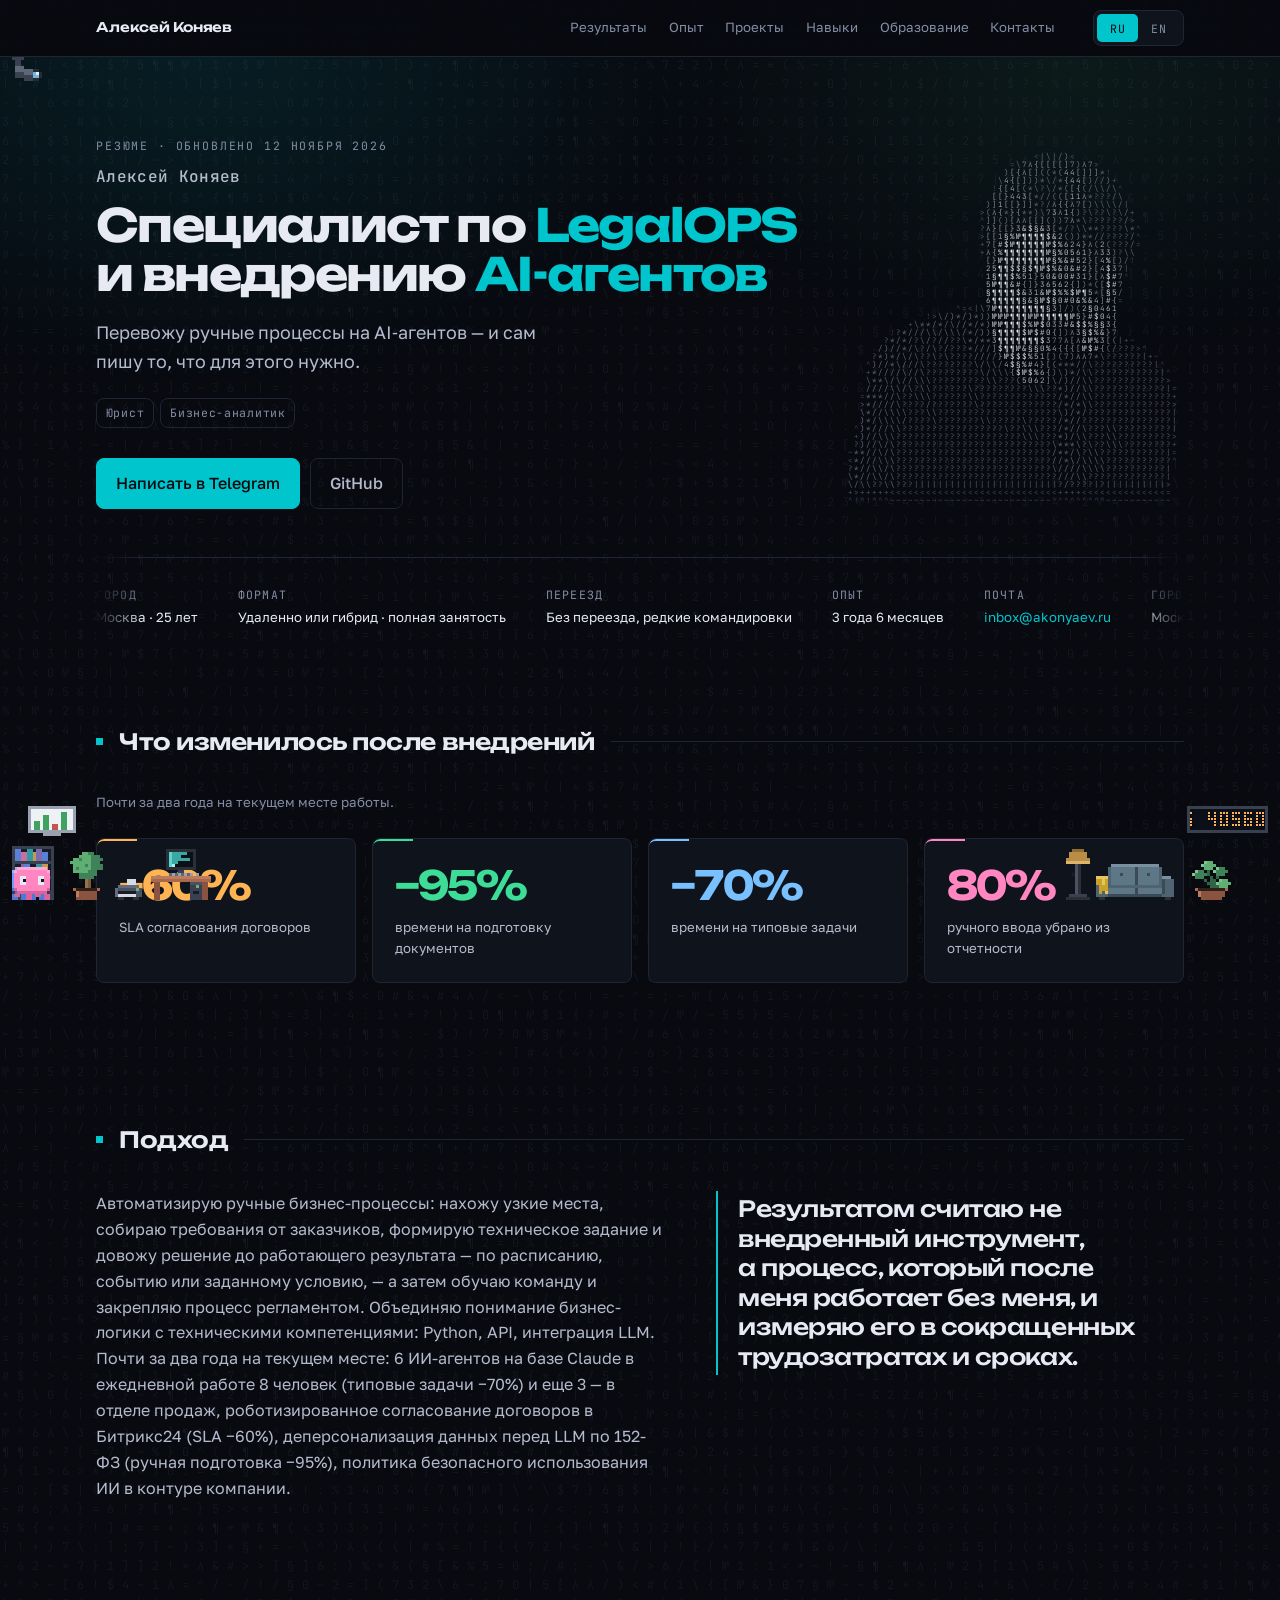
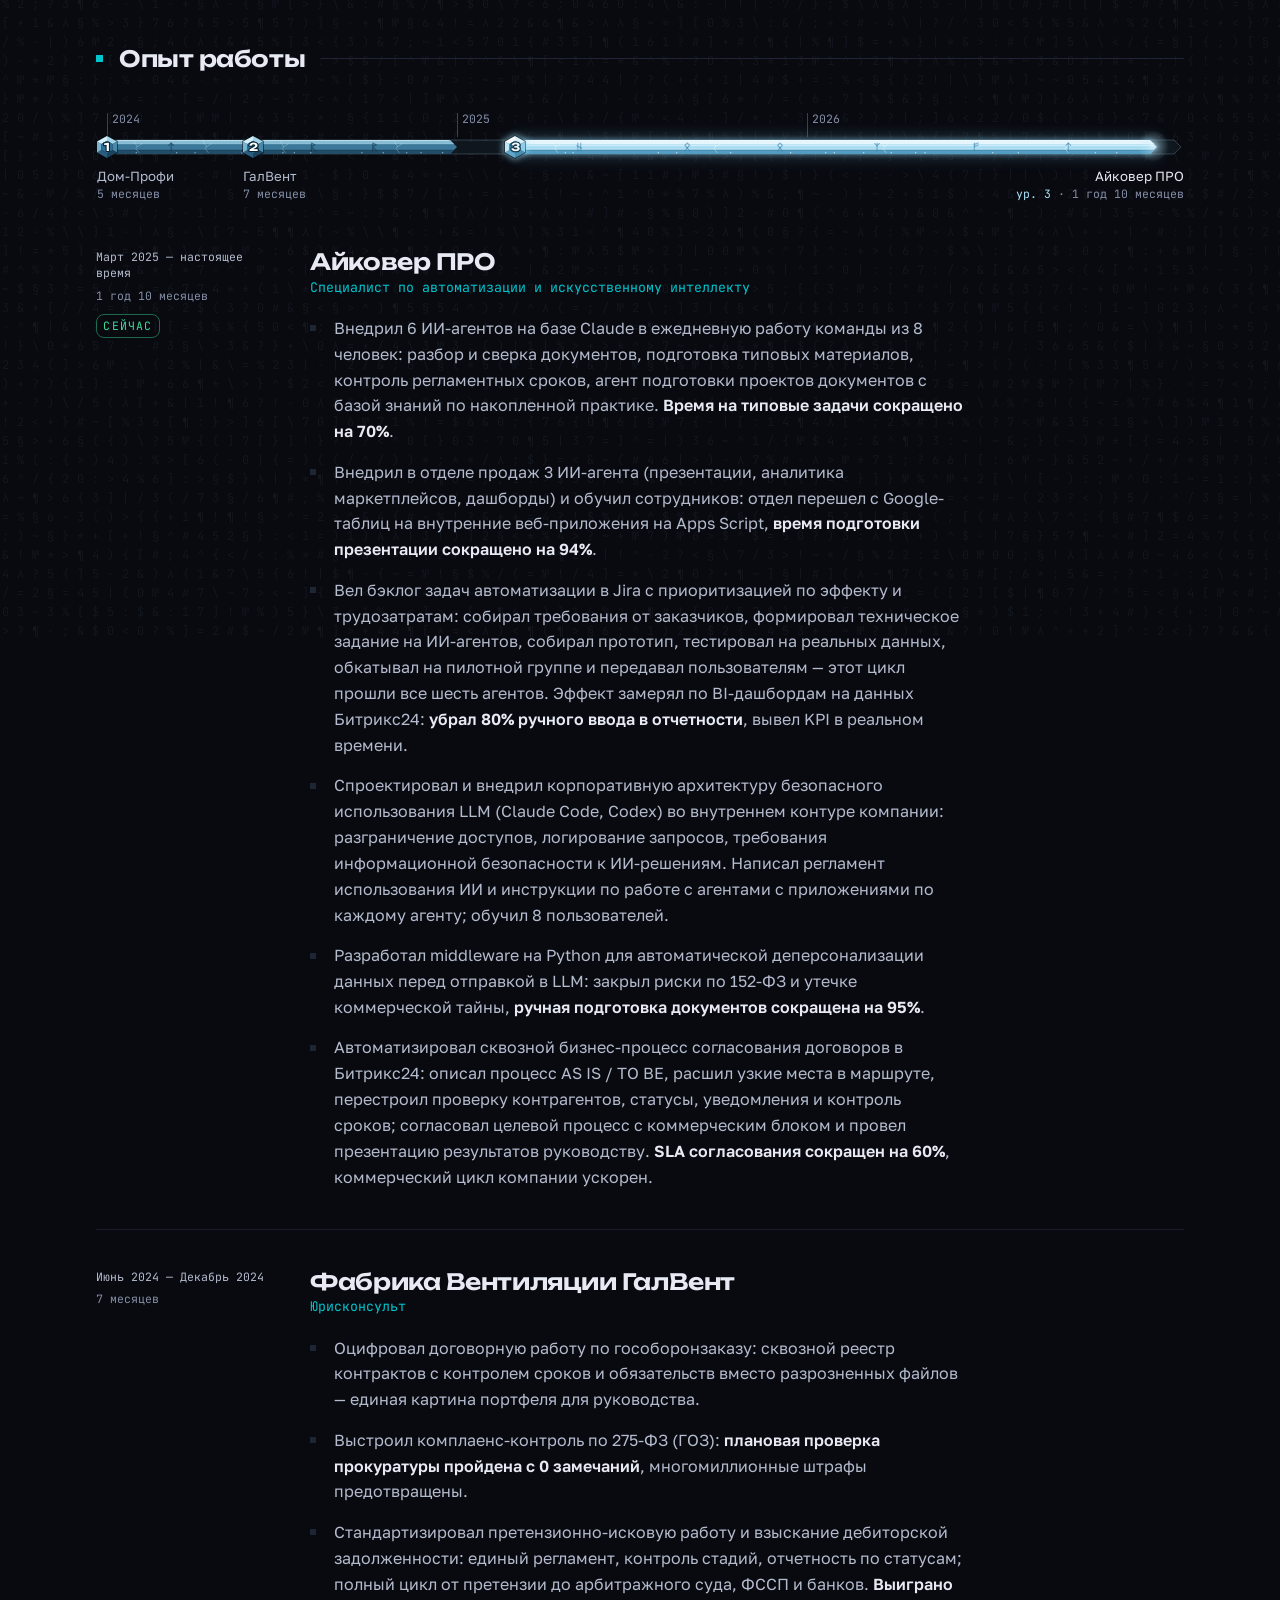
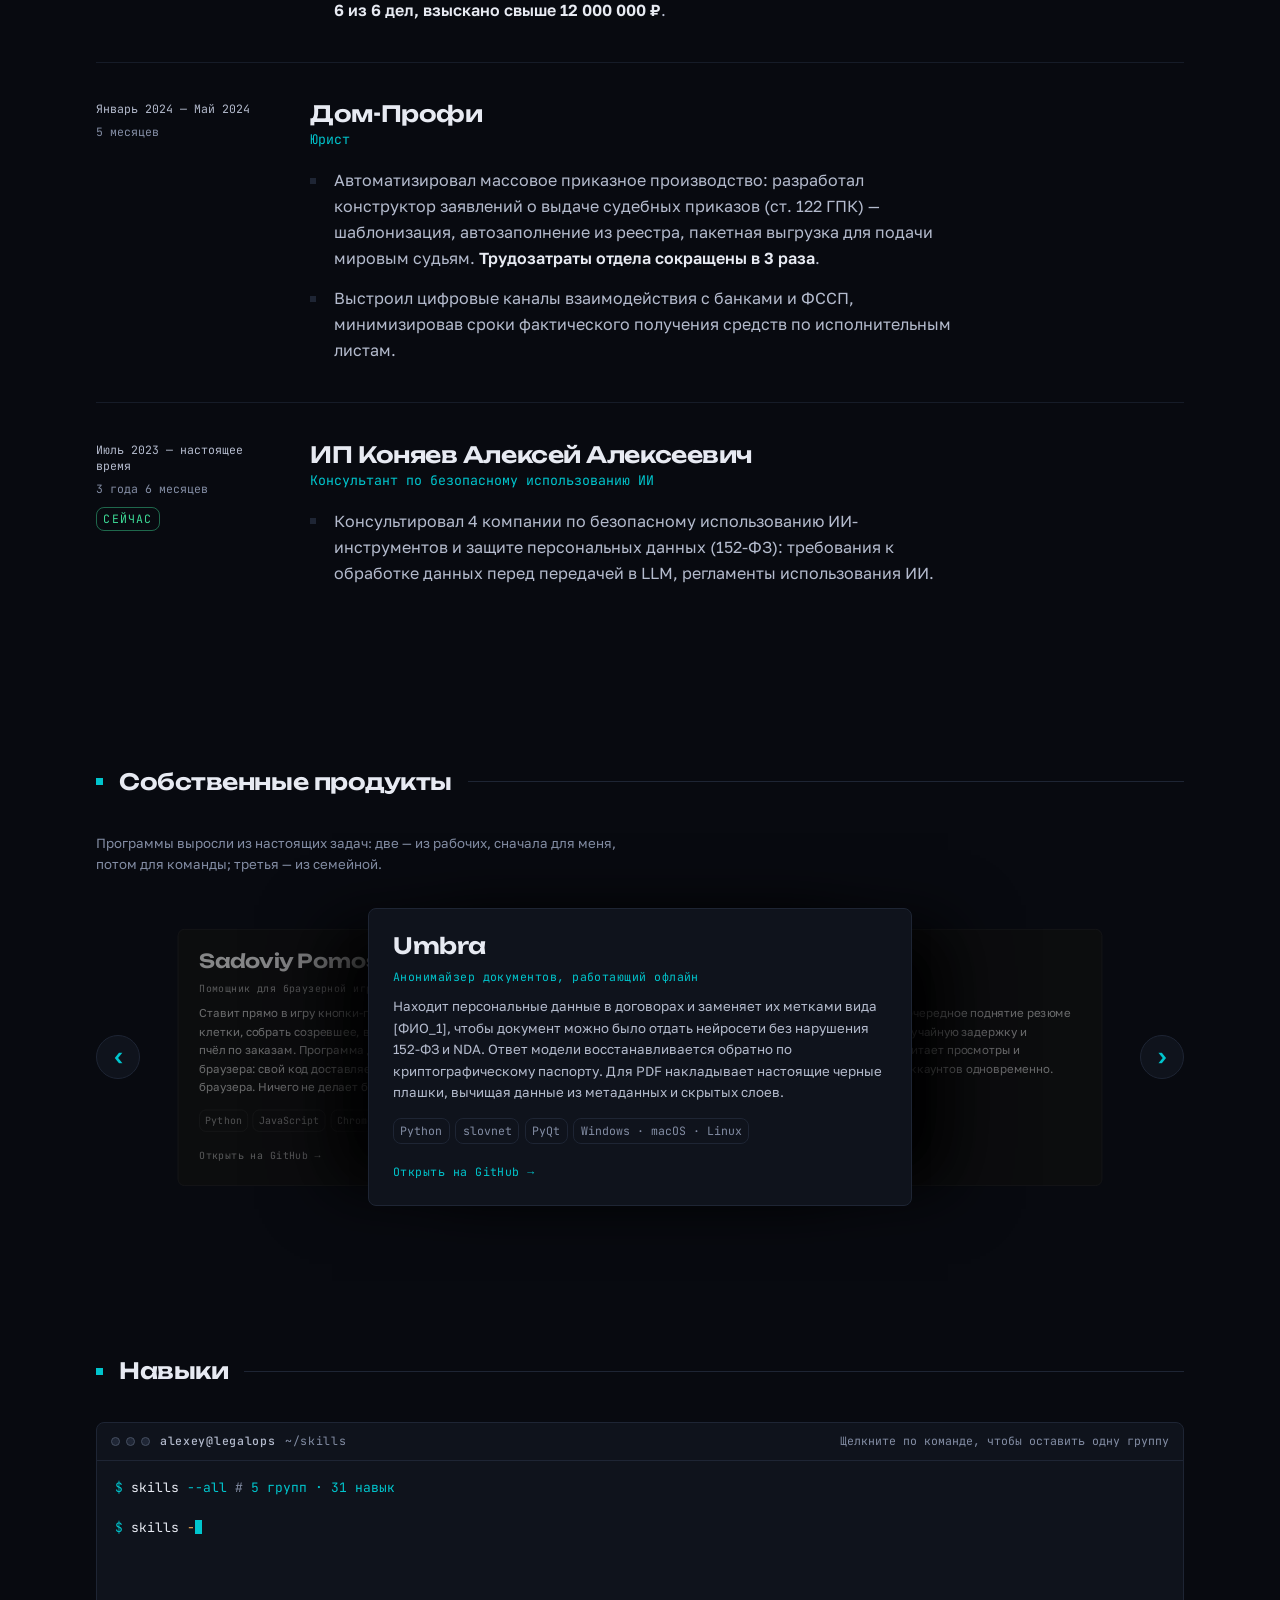
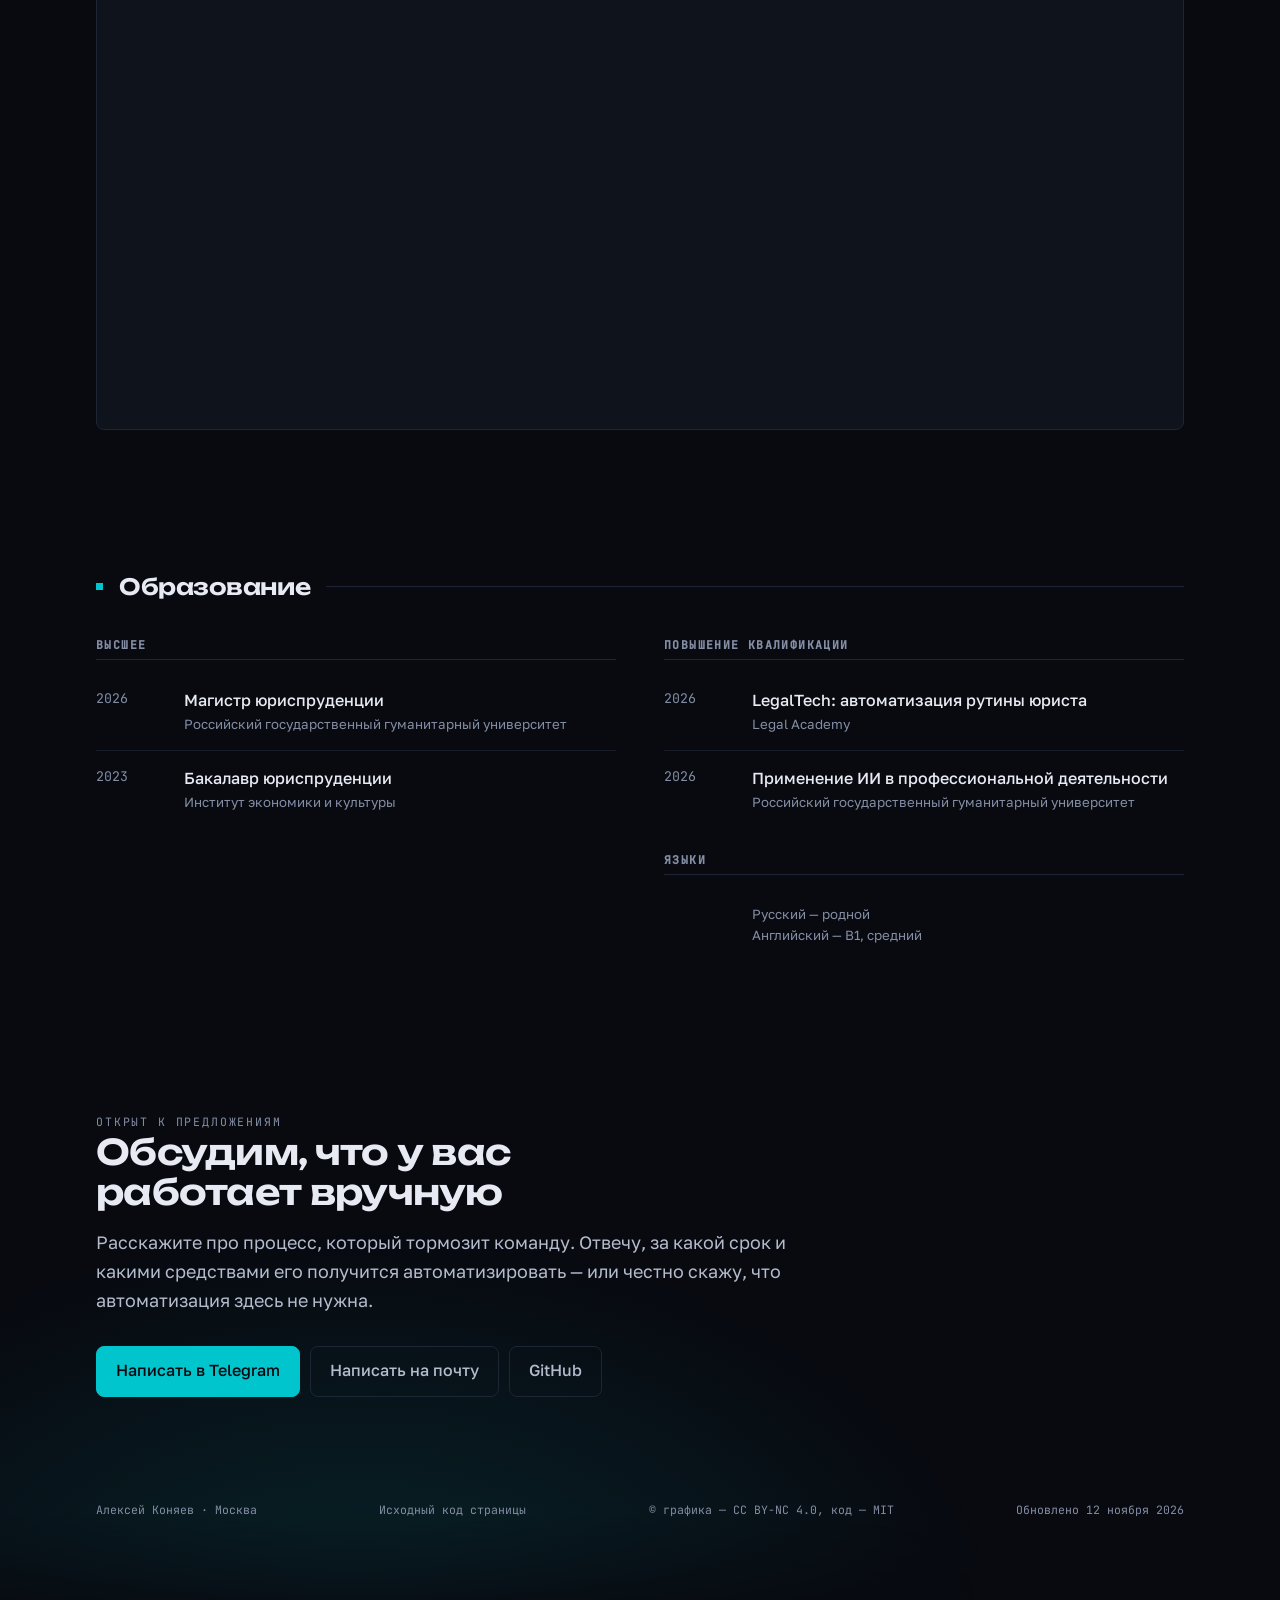
<file: index.html>
<!doctype html>
<html lang="ru">
<head>
  <meta charset="utf-8" />
  <meta name="viewport" content="width=device-width, initial-scale=1" />
  <title>Алексей Коняев — резюме, классическая версия</title>
  <meta name="description" content="Специалист по LegalOPS и внедрению AI-агентов. Юрист по практике, который внедряет AI-агентов и автоматизирует юридическую функцию: Claude, Python, LLM, Битрикс24. Опыт, результаты, продукты." />
  <meta name="author" content="Алексей Коняев" />
  <meta name="color-scheme" content="dark" />
  <meta name="theme-color" content="#080a10" />

  <!-- Класс `js` — до первой отрисовки: текстовую версию резюме в #app
       (tools/build_static.js — для роботов и тех, кто без JavaScript) посетитель
       со скриптом не видит даже мгновение: её прячут стили, а app.js убирает. -->
  <script>document.documentElement.classList.add('js');</script>

  <!-- Классическая версия резюме: с 17.10.2026 она по адресу /resume/old/ (на /resume/ — пиксельный офис), поэтому
       адреса страницы — /resume/old/; человек и его сайт в описании schema.org — по-прежнему /resume/.
       Английская версия — отдельная страница `en.html`, ее собирает
       tools/build_en.py. Раньше версии различались только параметром ?lang=en,
       и поисковик с превью ссылки видели русские заголовок и описание в обеих. -->
  <link rel="canonical" href="https://akonyaev-ru.github.io/resume/old/" />
  <link rel="alternate" hreflang="ru" href="https://akonyaev-ru.github.io/resume/old/" />
  <link rel="alternate" hreflang="en" href="https://akonyaev-ru.github.io/resume/old/en.html" />
  <link rel="alternate" hreflang="x-default" href="https://akonyaev-ru.github.io/resume/old/" />

  <meta property="og:type" content="profile" />
  <meta property="og:title" content="Алексей Коняев — резюме, классическая версия" />
  <meta property="og:description" content="Специалист по LegalOPS и внедрению AI-агентов: юрист по практике, автоматизация юридической функции." />
  <meta property="og:url" content="https://akonyaev-ru.github.io/resume/old/" />
  <meta property="og:locale" content="ru_RU" />
  <meta property="og:locale:alternate" content="en_US" />
  <!-- Картинка превью ссылки — первый экран страницы, 1200×630, у каждого языка
       своя. Снимает tools/make_og.js с настоящей страницы; при правке роли —
       переснять. -->
  <meta property="og:image" content="https://akonyaev-ru.github.io/resume/old/assets/img/og-ru.jpg" />
  <meta property="og:image:width" content="1200" />
  <meta property="og:image:height" content="630" />
  <meta property="og:image:alt" content="Алексей Коняев — специалист по LegalOPS и внедрению AI-агентов" />
  <meta name="twitter:card" content="summary_large_image" />

  <!-- Шрифты свои (assets/fonts): страница не ждёт Google. Однофайловая сборка
       подставляет сюда ссылку на Google Fonts — см. tools/build_single.py. -->
  <link rel="stylesheet" href="assets/css/fonts.css" />
  <!-- Машиночитаемое описание: тот же человек, роль, город и профили, но
       словарем schema.org. Глазами не видно; читают поисковики и парсеры,
       которые скрипт не выполняют, — поэтому блок статический, как мета-теги.
       Английская копия получает свой перевод в tools/build_en.py. -->
  <script type="application/ld+json">
  {
    "@context": "https://schema.org",
    "@type": "ProfilePage",
    "inLanguage": "ru",
    "mainEntity": {
      "@type": "Person",
      "@id": "https://akonyaev-ru.github.io/resume/#person",
      "name": "Алексей Коняев",
      "alternateName": "Alexey Konyaev",
      "jobTitle": "Специалист по LegalOPS и внедрению AI-агентов",
      "description": "Автоматизация юридической функции и внедрение ИИ-агентов: Claude, Python, LLM, Битрикс24.",
      "url": "https://akonyaev-ru.github.io/resume/",
      "email": "inbox@akonyaev.ru",
      "address": {
        "@type": "PostalAddress",
        "addressLocality": "Москва",
        "addressCountry": "RU"
      },
      "worksFor": {
        "@type": "Organization",
        "name": "Айковер ПРО"
      },
      "knowsAbout": ["LegalTech", "Legal function automation", "AI agents", "Contract management", "Personal data protection", "Python", "LLM", "RAG", "Bitrix24"],
      "sameAs": [
        "https://github.com/akonyaev-ru",
        "https://t.me/konyaev929"
      ]
    }
  }
  </script>

  <link rel="stylesheet" href="assets/css/style.css" />
  <link rel="icon" href="data:image/svg+xml,%3Csvg xmlns='http://www.w3.org/2000/svg' viewBox='0 0 12 12' shape-rendering='crispEdges'%3E%3Crect x='1' y='1' width='10' height='1' fill='%238cb4ff'/%3E%3Crect x='0' y='2' width='1' height='1' fill='%238cb4ff'/%3E%3Crect x='1' y='2' width='10' height='1' fill='%236e9bff'/%3E%3Crect x='11' y='2' width='1' height='1' fill='%238cb4ff'/%3E%3Crect x='0' y='3' width='12' height='1' fill='%236e9bff'/%3E%3Crect x='0' y='4' width='2' height='1' fill='%236e9bff'/%3E%3Crect x='2' y='4' width='2' height='1' fill='%23e7eaf2'/%3E%3Crect x='4' y='4' width='4' height='1' fill='%236e9bff'/%3E%3Crect x='8' y='4' width='2' height='1' fill='%23e7eaf2'/%3E%3Crect x='10' y='4' width='2' height='1' fill='%236e9bff'/%3E%3Crect x='0' y='5' width='2' height='1' fill='%236e9bff'/%3E%3Crect x='2' y='5' width='1' height='1' fill='%23e7eaf2'/%3E%3Crect x='3' y='5' width='1' height='1' fill='%2312141c'/%3E%3Crect x='4' y='5' width='4' height='1' fill='%236e9bff'/%3E%3Crect x='8' y='5' width='1' height='1' fill='%23e7eaf2'/%3E%3Crect x='9' y='5' width='1' height='1' fill='%2312141c'/%3E%3Crect x='10' y='5' width='2' height='1' fill='%236e9bff'/%3E%3Crect x='0' y='6' width='2' height='1' fill='%236e9bff'/%3E%3Crect x='2' y='6' width='2' height='1' fill='%23e7eaf2'/%3E%3Crect x='4' y='6' width='4' height='1' fill='%236e9bff'/%3E%3Crect x='8' y='6' width='2' height='1' fill='%23e7eaf2'/%3E%3Crect x='10' y='6' width='2' height='1' fill='%236e9bff'/%3E%3Crect x='0' y='7' width='12' height='1' fill='%236e9bff'/%3E%3Crect x='0' y='8' width='1' height='1' fill='%234d78d6'/%3E%3Crect x='1' y='8' width='10' height='1' fill='%236e9bff'/%3E%3Crect x='11' y='8' width='1' height='1' fill='%234d78d6'/%3E%3Crect x='1' y='9' width='10' height='1' fill='%234d78d6'/%3E%3Crect x='1' y='10' width='2' height='1' fill='%234d78d6'/%3E%3Crect x='4' y='10' width='2' height='1' fill='%234d78d6'/%3E%3Crect x='7' y='10' width='2' height='1' fill='%234d78d6'/%3E%3Crect x='10' y='10' width='2' height='1' fill='%234d78d6'/%3E%3Crect x='1' y='11' width='2' height='1' fill='%234d78d6'/%3E%3Crect x='4' y='11' width='2' height='1' fill='%234d78d6'/%3E%3Crect x='7' y='11' width='2' height='1' fill='%234d78d6'/%3E%3Crect x='10' y='11' width='2' height='1' fill='%234d78d6'/%3E%3C/svg%3E" />
</head>
<body>
  <a class="skip" href="#main">К содержанию</a>

  <!-- Без скрипта в #app — текстовая версия резюме (tools/build_static.js, с
       5.87), и #main у неё. Здесь — только пояснение над ней. -->
  <noscript>
    <p class="wrap static-cv__note">Интерактивная версия страницы собирается на JavaScript — без него здесь текстовая.</p>
  </noscript>

  <canvas id="field" aria-hidden="true"></canvas>
  <div id="app"></div>

  <script src="data/resume.js"></script>
  <script src="data/stats.js"></script>
  <script src="data/records.js"></script>
  <script src="assets/js/app.js"></script>
  <script src="assets/js/pet.js"></script>
  <script src="assets/js/console.js"></script>
  <script src="assets/js/cave.js"></script>
</body>
</html>
</file>
<file: assets/css/fonts.css>
/* Шрифты страницы — свои, из assets/fonts (5.84). До 5.84 их отдавал Google Fonts, и
   его таблица стилей в <head> держала всю страницу: пока fonts.googleapis.com не
   ответит, скрипты не исполнялись и содержание не строилось (при задержке Google на
   5 с — 5,2 с пустой страницы). Файлы — те же, что отдаёт Google (переменные шрифты:
   один файл на семейство и набор знаков для всех начертаний), правила — его же:
   unicode-range, font-display: swap. Браузер качает только нужные наборы знаков.
   Unbounded, Golos Text, JetBrains Mono — SIL Open Font License 1.1, тексты лицензий
   лежат рядом со шрифтами (assets/fonts/OFL-*.txt). */

/* cyrillic-ext */
@font-face {
  font-family: 'Golos Text';
  font-style: normal;
  font-weight: 400;
  font-display: swap;
  src: url(../fonts/golos-text-cyrillic-ext.woff2) format('woff2');
  unicode-range: U+0460-052F, U+1C80-1C8A, U+20B4, U+2DE0-2DFF, U+A640-A69F, U+FE2E-FE2F;
}
/* cyrillic */
@font-face {
  font-family: 'Golos Text';
  font-style: normal;
  font-weight: 400;
  font-display: swap;
  src: url(../fonts/golos-text-cyrillic.woff2) format('woff2');
  unicode-range: U+0301, U+0400-045F, U+0490-0491, U+04B0-04B1, U+2116;
}
/* latin-ext */
@font-face {
  font-family: 'Golos Text';
  font-style: normal;
  font-weight: 400;
  font-display: swap;
  src: url(../fonts/golos-text-latin-ext.woff2) format('woff2');
  unicode-range: U+0100-02BA, U+02BD-02C5, U+02C7-02CC, U+02CE-02D7, U+02DD-02FF, U+0304, U+0308, U+0329, U+1D00-1DBF, U+1E00-1E9F, U+1EF2-1EFF, U+2020, U+20A0-20AB, U+20AD-20C0, U+2113, U+2C60-2C7F, U+A720-A7FF;
}
/* latin */
@font-face {
  font-family: 'Golos Text';
  font-style: normal;
  font-weight: 400;
  font-display: swap;
  src: url(../fonts/golos-text-latin.woff2) format('woff2');
  unicode-range: U+0000-00FF, U+0131, U+0152-0153, U+02BB-02BC, U+02C6, U+02DA, U+02DC, U+0304, U+0308, U+0329, U+2000-206F, U+20AC, U+2122, U+2191, U+2193, U+2212, U+2215, U+FEFF, U+FFFD;
}
/* cyrillic-ext */
@font-face {
  font-family: 'Golos Text';
  font-style: normal;
  font-weight: 500;
  font-display: swap;
  src: url(../fonts/golos-text-cyrillic-ext.woff2) format('woff2');
  unicode-range: U+0460-052F, U+1C80-1C8A, U+20B4, U+2DE0-2DFF, U+A640-A69F, U+FE2E-FE2F;
}
/* cyrillic */
@font-face {
  font-family: 'Golos Text';
  font-style: normal;
  font-weight: 500;
  font-display: swap;
  src: url(../fonts/golos-text-cyrillic.woff2) format('woff2');
  unicode-range: U+0301, U+0400-045F, U+0490-0491, U+04B0-04B1, U+2116;
}
/* latin-ext */
@font-face {
  font-family: 'Golos Text';
  font-style: normal;
  font-weight: 500;
  font-display: swap;
  src: url(../fonts/golos-text-latin-ext.woff2) format('woff2');
  unicode-range: U+0100-02BA, U+02BD-02C5, U+02C7-02CC, U+02CE-02D7, U+02DD-02FF, U+0304, U+0308, U+0329, U+1D00-1DBF, U+1E00-1E9F, U+1EF2-1EFF, U+2020, U+20A0-20AB, U+20AD-20C0, U+2113, U+2C60-2C7F, U+A720-A7FF;
}
/* latin */
@font-face {
  font-family: 'Golos Text';
  font-style: normal;
  font-weight: 500;
  font-display: swap;
  src: url(../fonts/golos-text-latin.woff2) format('woff2');
  unicode-range: U+0000-00FF, U+0131, U+0152-0153, U+02BB-02BC, U+02C6, U+02DA, U+02DC, U+0304, U+0308, U+0329, U+2000-206F, U+20AC, U+2122, U+2191, U+2193, U+2212, U+2215, U+FEFF, U+FFFD;
}
/* cyrillic-ext */
@font-face {
  font-family: 'Golos Text';
  font-style: normal;
  font-weight: 600;
  font-display: swap;
  src: url(../fonts/golos-text-cyrillic-ext.woff2) format('woff2');
  unicode-range: U+0460-052F, U+1C80-1C8A, U+20B4, U+2DE0-2DFF, U+A640-A69F, U+FE2E-FE2F;
}
/* cyrillic */
@font-face {
  font-family: 'Golos Text';
  font-style: normal;
  font-weight: 600;
  font-display: swap;
  src: url(../fonts/golos-text-cyrillic.woff2) format('woff2');
  unicode-range: U+0301, U+0400-045F, U+0490-0491, U+04B0-04B1, U+2116;
}
/* latin-ext */
@font-face {
  font-family: 'Golos Text';
  font-style: normal;
  font-weight: 600;
  font-display: swap;
  src: url(../fonts/golos-text-latin-ext.woff2) format('woff2');
  unicode-range: U+0100-02BA, U+02BD-02C5, U+02C7-02CC, U+02CE-02D7, U+02DD-02FF, U+0304, U+0308, U+0329, U+1D00-1DBF, U+1E00-1E9F, U+1EF2-1EFF, U+2020, U+20A0-20AB, U+20AD-20C0, U+2113, U+2C60-2C7F, U+A720-A7FF;
}
/* latin */
@font-face {
  font-family: 'Golos Text';
  font-style: normal;
  font-weight: 600;
  font-display: swap;
  src: url(../fonts/golos-text-latin.woff2) format('woff2');
  unicode-range: U+0000-00FF, U+0131, U+0152-0153, U+02BB-02BC, U+02C6, U+02DA, U+02DC, U+0304, U+0308, U+0329, U+2000-206F, U+20AC, U+2122, U+2191, U+2193, U+2212, U+2215, U+FEFF, U+FFFD;
}
/* cyrillic-ext */
@font-face {
  font-family: 'JetBrains Mono';
  font-style: normal;
  font-weight: 400;
  font-display: swap;
  src: url(../fonts/jetbrains-mono-cyrillic-ext.woff2) format('woff2');
  unicode-range: U+0460-052F, U+1C80-1C8A, U+20B4, U+2DE0-2DFF, U+A640-A69F, U+FE2E-FE2F;
}
/* cyrillic */
@font-face {
  font-family: 'JetBrains Mono';
  font-style: normal;
  font-weight: 400;
  font-display: swap;
  src: url(../fonts/jetbrains-mono-cyrillic.woff2) format('woff2');
  unicode-range: U+0301, U+0400-045F, U+0490-0491, U+04B0-04B1, U+2116;
}
/* greek */
@font-face {
  font-family: 'JetBrains Mono';
  font-style: normal;
  font-weight: 400;
  font-display: swap;
  src: url(../fonts/jetbrains-mono-greek.woff2) format('woff2');
  unicode-range: U+0370-0377, U+037A-037F, U+0384-038A, U+038C, U+038E-03A1, U+03A3-03FF;
}
/* vietnamese */
@font-face {
  font-family: 'JetBrains Mono';
  font-style: normal;
  font-weight: 400;
  font-display: swap;
  src: url(../fonts/jetbrains-mono-vietnamese.woff2) format('woff2');
  unicode-range: U+0102-0103, U+0110-0111, U+0128-0129, U+0168-0169, U+01A0-01A1, U+01AF-01B0, U+0300-0301, U+0303-0304, U+0308-0309, U+0323, U+0329, U+1EA0-1EF9, U+20AB;
}
/* latin-ext */
@font-face {
  font-family: 'JetBrains Mono';
  font-style: normal;
  font-weight: 400;
  font-display: swap;
  src: url(../fonts/jetbrains-mono-latin-ext.woff2) format('woff2');
  unicode-range: U+0100-02BA, U+02BD-02C5, U+02C7-02CC, U+02CE-02D7, U+02DD-02FF, U+0304, U+0308, U+0329, U+1D00-1DBF, U+1E00-1E9F, U+1EF2-1EFF, U+2020, U+20A0-20AB, U+20AD-20C0, U+2113, U+2C60-2C7F, U+A720-A7FF;
}
/* latin */
@font-face {
  font-family: 'JetBrains Mono';
  font-style: normal;
  font-weight: 400;
  font-display: swap;
  src: url(../fonts/jetbrains-mono-latin.woff2) format('woff2');
  unicode-range: U+0000-00FF, U+0131, U+0152-0153, U+02BB-02BC, U+02C6, U+02DA, U+02DC, U+0304, U+0308, U+0329, U+2000-206F, U+20AC, U+2122, U+2191, U+2193, U+2212, U+2215, U+FEFF, U+FFFD;
}
/* cyrillic-ext */
@font-face {
  font-family: 'JetBrains Mono';
  font-style: normal;
  font-weight: 500;
  font-display: swap;
  src: url(../fonts/jetbrains-mono-cyrillic-ext.woff2) format('woff2');
  unicode-range: U+0460-052F, U+1C80-1C8A, U+20B4, U+2DE0-2DFF, U+A640-A69F, U+FE2E-FE2F;
}
/* cyrillic */
@font-face {
  font-family: 'JetBrains Mono';
  font-style: normal;
  font-weight: 500;
  font-display: swap;
  src: url(../fonts/jetbrains-mono-cyrillic.woff2) format('woff2');
  unicode-range: U+0301, U+0400-045F, U+0490-0491, U+04B0-04B1, U+2116;
}
/* greek */
@font-face {
  font-family: 'JetBrains Mono';
  font-style: normal;
  font-weight: 500;
  font-display: swap;
  src: url(../fonts/jetbrains-mono-greek.woff2) format('woff2');
  unicode-range: U+0370-0377, U+037A-037F, U+0384-038A, U+038C, U+038E-03A1, U+03A3-03FF;
}
/* vietnamese */
@font-face {
  font-family: 'JetBrains Mono';
  font-style: normal;
  font-weight: 500;
  font-display: swap;
  src: url(../fonts/jetbrains-mono-vietnamese.woff2) format('woff2');
  unicode-range: U+0102-0103, U+0110-0111, U+0128-0129, U+0168-0169, U+01A0-01A1, U+01AF-01B0, U+0300-0301, U+0303-0304, U+0308-0309, U+0323, U+0329, U+1EA0-1EF9, U+20AB;
}
/* latin-ext */
@font-face {
  font-family: 'JetBrains Mono';
  font-style: normal;
  font-weight: 500;
  font-display: swap;
  src: url(../fonts/jetbrains-mono-latin-ext.woff2) format('woff2');
  unicode-range: U+0100-02BA, U+02BD-02C5, U+02C7-02CC, U+02CE-02D7, U+02DD-02FF, U+0304, U+0308, U+0329, U+1D00-1DBF, U+1E00-1E9F, U+1EF2-1EFF, U+2020, U+20A0-20AB, U+20AD-20C0, U+2113, U+2C60-2C7F, U+A720-A7FF;
}
/* latin */
@font-face {
  font-family: 'JetBrains Mono';
  font-style: normal;
  font-weight: 500;
  font-display: swap;
  src: url(../fonts/jetbrains-mono-latin.woff2) format('woff2');
  unicode-range: U+0000-00FF, U+0131, U+0152-0153, U+02BB-02BC, U+02C6, U+02DA, U+02DC, U+0304, U+0308, U+0329, U+2000-206F, U+20AC, U+2122, U+2191, U+2193, U+2212, U+2215, U+FEFF, U+FFFD;
}
/* cyrillic-ext */
@font-face {
  font-family: 'Unbounded';
  font-style: normal;
  font-weight: 500;
  font-display: swap;
  src: url(../fonts/unbounded-cyrillic-ext.woff2) format('woff2');
  unicode-range: U+0460-052F, U+1C80-1C8A, U+20B4, U+2DE0-2DFF, U+A640-A69F, U+FE2E-FE2F;
}
/* cyrillic */
@font-face {
  font-family: 'Unbounded';
  font-style: normal;
  font-weight: 500;
  font-display: swap;
  src: url(../fonts/unbounded-cyrillic.woff2) format('woff2');
  unicode-range: U+0301, U+0400-045F, U+0490-0491, U+04B0-04B1, U+2116;
}
/* vietnamese */
@font-face {
  font-family: 'Unbounded';
  font-style: normal;
  font-weight: 500;
  font-display: swap;
  src: url(../fonts/unbounded-vietnamese.woff2) format('woff2');
  unicode-range: U+0102-0103, U+0110-0111, U+0128-0129, U+0168-0169, U+01A0-01A1, U+01AF-01B0, U+0300-0301, U+0303-0304, U+0308-0309, U+0323, U+0329, U+1EA0-1EF9, U+20AB;
}
/* latin-ext */
@font-face {
  font-family: 'Unbounded';
  font-style: normal;
  font-weight: 500;
  font-display: swap;
  src: url(../fonts/unbounded-latin-ext.woff2) format('woff2');
  unicode-range: U+0100-02BA, U+02BD-02C5, U+02C7-02CC, U+02CE-02D7, U+02DD-02FF, U+0304, U+0308, U+0329, U+1D00-1DBF, U+1E00-1E9F, U+1EF2-1EFF, U+2020, U+20A0-20AB, U+20AD-20C0, U+2113, U+2C60-2C7F, U+A720-A7FF;
}
/* latin */
@font-face {
  font-family: 'Unbounded';
  font-style: normal;
  font-weight: 500;
  font-display: swap;
  src: url(../fonts/unbounded-latin.woff2) format('woff2');
  unicode-range: U+0000-00FF, U+0131, U+0152-0153, U+02BB-02BC, U+02C6, U+02DA, U+02DC, U+0304, U+0308, U+0329, U+2000-206F, U+20AC, U+2122, U+2191, U+2193, U+2212, U+2215, U+FEFF, U+FFFD;
}
/* cyrillic-ext */
@font-face {
  font-family: 'Unbounded';
  font-style: normal;
  font-weight: 600;
  font-display: swap;
  src: url(../fonts/unbounded-cyrillic-ext.woff2) format('woff2');
  unicode-range: U+0460-052F, U+1C80-1C8A, U+20B4, U+2DE0-2DFF, U+A640-A69F, U+FE2E-FE2F;
}
/* cyrillic */
@font-face {
  font-family: 'Unbounded';
  font-style: normal;
  font-weight: 600;
  font-display: swap;
  src: url(../fonts/unbounded-cyrillic.woff2) format('woff2');
  unicode-range: U+0301, U+0400-045F, U+0490-0491, U+04B0-04B1, U+2116;
}
/* vietnamese */
@font-face {
  font-family: 'Unbounded';
  font-style: normal;
  font-weight: 600;
  font-display: swap;
  src: url(../fonts/unbounded-vietnamese.woff2) format('woff2');
  unicode-range: U+0102-0103, U+0110-0111, U+0128-0129, U+0168-0169, U+01A0-01A1, U+01AF-01B0, U+0300-0301, U+0303-0304, U+0308-0309, U+0323, U+0329, U+1EA0-1EF9, U+20AB;
}
/* latin-ext */
@font-face {
  font-family: 'Unbounded';
  font-style: normal;
  font-weight: 600;
  font-display: swap;
  src: url(../fonts/unbounded-latin-ext.woff2) format('woff2');
  unicode-range: U+0100-02BA, U+02BD-02C5, U+02C7-02CC, U+02CE-02D7, U+02DD-02FF, U+0304, U+0308, U+0329, U+1D00-1DBF, U+1E00-1E9F, U+1EF2-1EFF, U+2020, U+20A0-20AB, U+20AD-20C0, U+2113, U+2C60-2C7F, U+A720-A7FF;
}
/* latin */
@font-face {
  font-family: 'Unbounded';
  font-style: normal;
  font-weight: 600;
  font-display: swap;
  src: url(../fonts/unbounded-latin.woff2) format('woff2');
  unicode-range: U+0000-00FF, U+0131, U+0152-0153, U+02BB-02BC, U+02C6, U+02DA, U+02DC, U+0304, U+0308, U+0329, U+2000-206F, U+20AC, U+2122, U+2191, U+2193, U+2212, U+2215, U+FEFF, U+FFFD;
}
/* cyrillic-ext */
@font-face {
  font-family: 'Unbounded';
  font-style: normal;
  font-weight: 700;
  font-display: swap;
  src: url(../fonts/unbounded-cyrillic-ext.woff2) format('woff2');
  unicode-range: U+0460-052F, U+1C80-1C8A, U+20B4, U+2DE0-2DFF, U+A640-A69F, U+FE2E-FE2F;
}
/* cyrillic */
@font-face {
  font-family: 'Unbounded';
  font-style: normal;
  font-weight: 700;
  font-display: swap;
  src: url(../fonts/unbounded-cyrillic.woff2) format('woff2');
  unicode-range: U+0301, U+0400-045F, U+0490-0491, U+04B0-04B1, U+2116;
}
/* vietnamese */
@font-face {
  font-family: 'Unbounded';
  font-style: normal;
  font-weight: 700;
  font-display: swap;
  src: url(../fonts/unbounded-vietnamese.woff2) format('woff2');
  unicode-range: U+0102-0103, U+0110-0111, U+0128-0129, U+0168-0169, U+01A0-01A1, U+01AF-01B0, U+0300-0301, U+0303-0304, U+0308-0309, U+0323, U+0329, U+1EA0-1EF9, U+20AB;
}
/* latin-ext */
@font-face {
  font-family: 'Unbounded';
  font-style: normal;
  font-weight: 700;
  font-display: swap;
  src: url(../fonts/unbounded-latin-ext.woff2) format('woff2');
  unicode-range: U+0100-02BA, U+02BD-02C5, U+02C7-02CC, U+02CE-02D7, U+02DD-02FF, U+0304, U+0308, U+0329, U+1D00-1DBF, U+1E00-1E9F, U+1EF2-1EFF, U+2020, U+20A0-20AB, U+20AD-20C0, U+2113, U+2C60-2C7F, U+A720-A7FF;
}
/* latin */
@font-face {
  font-family: 'Unbounded';
  font-style: normal;
  font-weight: 700;
  font-display: swap;
  src: url(../fonts/unbounded-latin.woff2) format('woff2');
  unicode-range: U+0000-00FF, U+0131, U+0152-0153, U+02BB-02BC, U+02C6, U+02DA, U+02DC, U+0304, U+0308, U+0329, U+2000-206F, U+20AC, U+2122, U+2191, U+2193, U+2212, U+2215, U+FEFF, U+FFFD;
}
</file>
<file: assets/css/style.css>
/* ============================================================================
   Резюме — Алексей Коняев

   Оформление одно, тёмное: страница выглядит как рабочая среда, а не как
   документ. Вместо однотонного фона — поле моноширинных символов на canvas
   (`#field`, рисуется в app.js), курсор освещает его вокруг себя. Бирюзовый
   акцент на всём интерактивном, мятный — только на числах результата, янтарный
   — ровно один раз. Кислотного неона нет намеренно.

   Шрифты  Unbounded (заголовки и числа), Golos Text (текст),
           JetBrains Mono (данные, метки, поле символов)
   Сетка   колонка 68rem, у опыта левое поле под мета-данные
   Печать  светлые правила оставлены на случайный Ctrl+P; кнопки «Сохранить в
           PDF» на странице нет
   ========================================================================= */

/* --- Токены ------------------------------------------------------------- */

:root {
  --void: #080a10;
  --panel: #0f131c;
  --panel-2: #141926;
  --line: #1e2534;
  --line-soft: #161c28;

  --text: #e7eaf2;
  --text-dim: #b4bbcd;
  --muted: #838da4;

  --accent: #00c5cd;
  --accent-dim: #0b7a82;
  --accent-wash: rgba(0, 197, 205, 0.10);
  --mint: #3ddc97;
  --amber: #ffb454;
  --sky: #79c0ff;
  --magenta: #ff86c0;

  --font-display: 'Unbounded', 'Golos Text', 'Segoe UI', system-ui, sans-serif;
  --font-body: 'Golos Text', -apple-system, 'Segoe UI', Roboto, Arial, sans-serif;
  --font-mono: 'JetBrains Mono', ui-monospace, 'SF Mono', Consolas, monospace;

  --step--2: 0.72rem;
  --step--1: 0.83rem;
  --step-0: 1rem;
  --step-1: 1.12rem;
  --step-2: 1.4rem;
  --step-3: clamp(1.6rem, 1.1rem + 1.7vw, 2.2rem);
  --step-4: clamp(1.9rem, 1.1rem + 3.2vw, 3.4rem);

  /* Скругление плашек одним числом: кнопки, чипы, карточки, показатели. Правится
     здесь, а не по двенадцати местам. --radius-sm — для вложенного ползунка
     языка: рамка `.lang` держит отступ 3px, и без вычета он смотрится не
     концентрично. Шкала опыта сюда не входит намеренно: её отрезки 10px в
     высоту, на большом радиусе они станут пилюлями. */
  --radius: 8px;
  --radius-sm: 5px;

  /* Длина строки — 66 знаков Golos Text: 66ch = 40.92em (у Golos ch = 0.62em ровно).
     В em, а не в ch (5.84): со своими шрифтами файл приходит за первые ~100 мс, и
     Chrome иногда считает ch по запасному шрифту и больше не пересчитывает —
     абзац «Подхода» выходил 528 px вместо 572 в каждой четвёртой загрузке. */
  --measure: 40.92em;
  --page: 68rem;
  --gutter: clamp(1.25rem, 4vw, 3rem);
  --margin-col: 11rem;
}

/* --- Основа ------------------------------------------------------------- */

* { box-sizing: border-box; }

html {
  -webkit-text-size-adjust: 100%;
  scroll-behavior: smooth;
  scroll-padding-top: 5.5rem;
}

@media (prefers-reduced-motion: reduce) {
  html { scroll-behavior: auto; }
  *, *::before, *::after {
    animation-duration: 0.01ms !important;
    animation-iteration-count: 1 !important;
    transition-duration: 0.01ms !important;
  }
}

body {
  margin: 0;
  background: var(--void);
  color: var(--text);
  font-family: var(--font-body);
  font-size: var(--step-0);
  line-height: 1.62;
  -webkit-font-smoothing: antialiased;
  /* Подстраховка: декоративный слой не должен заводить горизонтальную полосу
     прокрутки. clip, а не hidden — иначе сломается липкая шапка. */
  overflow-x: clip;
}

/* Содержимое лежит НИЖЕ существ и обстановки (20 и 19) — так было с самого
   начала, и так и должно быть: предметы берут мышью, а слой выше содержимого
   у них для того и есть. Поднимать содержимое пробовали 2026-09-04, чтобы оно
   не закрывалось, — от этого предметы перестали браться вовсе, и владелец
   правку отменил. Текст же от мебели спасает не слой, а расстановка по краям
   и полоса у подвала. */
#app {
  position: relative;
  z-index: 1;
}

/* Свечение внизу страницы. Раньше оно жило внутри блока контактов и обрывалось
   по его нижнему краю — под ним оставался чёрный прямоугольник подвала. Теперь
   идёт от самого низа вверх и растворяется, границы не видно. Отступы только
   нулевые: отрицательные выводили слой за края и заводили полосу прокрутки. */
#app::after {
  content: '';
  position: absolute;
  inset: auto 0 0 0;
  height: min(62vh, 760px);
  z-index: -1;
  pointer-events: none;
  background: radial-gradient(70% 100% at 28% 100%, rgba(0, 197, 205, 0.14), transparent 72%);
  /* Нижние 120 px слой гасит сам себя. За краем документа рисовать нечем: фон
     висит на body, у html его нет, а слой лежит внутри #app и кончается вместе
     с документом. Пока свечение было ярче всего в последней строке, на телефоне
     при оттяжке до упора выходила ровная горизонталь: rgb(7,29,35) над краем и
     rgb(8,10,16) под ним. Выключить сам откат не вышло — `overscroll-behavior`
     на странице WebKit не слушает. Теперь в последней строке слой прозрачен и
     сходится с полотном без шва, чем бы браузер за краем ни рисовал. Яркость
     поднята с 0.10 до 0.14, чтобы после гашения пик остался прежним. */
  -webkit-mask-image: linear-gradient(to top, transparent, #000 120px);
  mask-image: linear-gradient(to top, transparent, #000 120px);
}

/* Поле символов вместо однотонного фона. Лежит под всем содержимым (#app выше
   по z-index), поэтому панели и текст его перекрывают. Рисуется оно выше окна —
   на запас, который съедает глубина при прокрутке, — поэтому низ не прибиваем:
   высоту задаёт скрипт. */
#field {
  position: fixed;
  inset: 0 0 auto 0;
  z-index: 0;
  pointer-events: none;
}

h1, h2, h3 {
  font-family: var(--font-display);
  font-weight: 600;
  line-height: 1.14;
  text-wrap: balance;
  margin: 0;
  letter-spacing: -0.02em;
}

p { margin: 0; }
ul { margin: 0; padding: 0; list-style: none; }

a {
  color: var(--accent);
  text-decoration-thickness: 1px;
  text-underline-offset: 0.2em;
  transition: color 0.15s ease;
}

/* Кнопки-ссылки (`.btn`) под это правило не попадают: у них свой отклик на
   наведение, а у главной кнопки его нет вовсе. Без исключения `a:hover`
   (0,1,1) бил бы цвет текста `.btn--primary` (0,1,0) — замерено 2026-09-03. */
a:not(.btn):hover { color: var(--text); }

:focus-visible {
  outline: 2px solid var(--accent);
  outline-offset: 3px;
}

::selection {
  background: var(--accent-dim);
  color: #fff;
}

.wrap {
  width: min(100% - var(--gutter) * 2, var(--page));
  margin-inline: auto;
}

.eyebrow {
  font-family: var(--font-mono);
  font-size: var(--step--2);
  letter-spacing: 0.16em;
  text-transform: uppercase;
  color: var(--muted);
}

.skip { position: absolute; left: -9999px; }

/* Текст на акцентной заливке — по правилу у `.btn--primary`. */
.skip:focus {
  left: 1rem;
  top: 1rem;
  z-index: 100;
  padding: 0.5rem 0.9rem;
  background: var(--accent);
  color: var(--void);
}

/* --- Текстовая версия -------------------------------------------------------
   Для тех, кто без JavaScript (5.87): роботы, которые скрипт не исполняют, и
   посетители с выключенным. Собирает tools/build_static.js при выкладке — в
   #app, из data/resume.js. Со скриптом её не видно даже мгновение: класс `js`
   на <html> ставится в <head> до первой отрисовки, а render() очищает #app. */
.js .static-cv { display: none; }
.static-cv { position: relative; z-index: 1; padding-block: 3rem 6rem; }
.static-cv h1 { font-size: var(--step-4); }
/* Двумя классами: `.static-cv p` ниже перебивал бы цвет роли. */
.static-cv .static-cv__role {
  margin-top: 0.6rem;
  font-family: var(--font-display);
  font-size: var(--step-2);
  color: var(--accent);
}
.static-cv h2 { margin-block: 3rem 1rem; font-size: var(--step-3); }
.static-cv h3 { margin-block: 1.6rem 0.4rem; font-size: var(--step-1); }
.static-cv p, .static-cv li { max-width: var(--measure); color: var(--text-dim); line-height: 1.6; }
.static-cv > p, .static-cv p + p, .static-cv ul + p { margin-top: 0.9rem; }
.static-cv ul { margin-top: 0.6rem; padding-inline-start: 1.2em; list-style: disc; }
.static-cv li + li { margin-top: 0.4rem; }
.static-cv b { color: var(--text); }
.static-cv__note { padding-block: 1.5rem 0; color: var(--muted); font-size: var(--step--1); }

/* --- Существо ----------------------------------------------------------- */

/* Ходит по нижнему краю окна поверх содержимого, но ниже шапки. Холст ровно по
   размеру рисунка, поэтому щелчку он мешает только там, где существо и стоит. */
/* Существа и обстановка живут по одним правилам: холст прибит к низу окна,
   двигает его только `transform`, щелчки холст пропускает сквозь себя. */
.pet,
.thing {
  position: fixed;
  inset-block-end: 0;
  inset-inline-start: 0;
  z-index: 20;
  image-rendering: pixelated;
  cursor: grab;
  user-select: none;
  /* По умолчанию холст прозрачен для щелчков — скрипт включает их, когда
     курсор оказывается на самом существе. */
  pointer-events: none;
}

/* Мебель стоит слоем ниже существ: они проходят перед ней, а не за.
   Висящее на стене — ещё ниже: перед ним проходит и мебель. */
.thing { z-index: 19; }
.thing--wall { z-index: 18; }
/* Провод камеры с кронштейном: ниже самой камеры, щелчков не ловит никогда. */
.thing--cord { z-index: 17; pointer-events: none; cursor: default; }

/* Доска висит в поле слева от текстовой колонки. Поле — это (ширина окна минус
   68rem колонки) пополам; если оно уже доски, она наезжает на строки, а
   закрывать текст нельзя. Доске (48 px) с отступами нужно поле в 68 px, то
   есть окно от 76.5em.

   Порог именно в `em`, а не в пикселях: колонка задана в `rem`, и у человека с
   крупным системным шрифтом она шире, а поле по краям — уже. В пикселях порог
   у него не сработал бы, и доска легла бы на текст. */
@media (max-width: 76.5em) {
  .thing--wall { display: none; }
}

/* Пока держат — курсор сжатый, а холст ловит движение мыши по всей странице. */
.pet.is-held,
.thing.is-held {
  cursor: grabbing;
  pointer-events: auto;
}

/* Предмет, который нажимают (компьютер): курсор-указатель, а не «хваталка»;
   перетащить его всё равно можно — щелчок отличается от захвата сдвигом. */
.thing--button { cursor: pointer; }

/* Неподвижное (табло на держателях): щелчки и курсор — как у стены. */
.thing--fixed { cursor: default; pointer-events: none !important; }
.thing--button:focus-visible { outline: 2px solid var(--accent); outline-offset: 3px; }
/* Консоль открыли мышью и закрыли — фокус вернулся без кольца (console.js,
   returnQuietly); первая клавиша снимает метку, и кольцо снова по правилу. */
.thing--button[data-quiet-focus]:focus-visible { outline: none; }

/* Пол под офисом (5.95, правка №3 Дизайнера; высота — выбор владельца, 40 px): полоса цвета фона (`--void`) по
   низу окна, кверху сходит на нет; текст уходит под неё, существа и мебель стоят сверху — и мебели больше не нужно
   тесниться в полях (pet.js, `makeFloor`). Элемент ставит pet.js и включает классом `is-on` после первой
   прокрутки: в первом экране внизу анкета. В пещере пол гаснет вместе с офисом (ниже, `html.cave-away`). */
.floor {
  position: fixed;
  inset-inline: 0;
  inset-block-end: 0;
  z-index: 15;
  height: 40px;
  pointer-events: none;
  background: linear-gradient(to bottom, rgba(8, 10, 16, 0), rgba(8, 10, 16, 0.94) 62%);
  opacity: 0;
  transition: opacity 300ms ease-out;
}

.floor.is-on { opacity: 1; }

/* На телефоне существо только мешало: `position: fixed` считается от
   раскладочного окна, а у мобильных браузеров оно живёт своей жизнью вместе с
   выезжающей адресной строкой — существо оказывалось висящим в воздухе. */
@media (max-width: 720px) {
  .pet,
  .thing,
  .floor { display: none; }
}

@media print {
  .pet,
  .thing,
  .floor { display: none; }
}

/* --- Шапка -------------------------------------------------------------- */

.topbar {
  position: sticky;
  top: 0;
  z-index: 30;
  background: color-mix(in srgb, var(--void) 82%, transparent);
  backdrop-filter: blur(12px);
  /* Тонкая кромка снизу — с 2026-09-16 под планкой висит камера, и кромка
     читается как балка, с которой она свисает. Тон шапки не меняли: владелец
     спросил, «а раньше что было» — было ровно так же с 29 августа. */
  border-bottom: 1px solid var(--line);
}

.topbar__inner {
  display: flex;
  align-items: center;
  gap: 1rem;
  min-height: 3.5rem;
}

.topbar__name {
  font-family: var(--font-display);
  font-size: var(--step--1);
  font-weight: 600;
  letter-spacing: -0.01em;
  white-space: nowrap;
}

.topbar__nav {
  display: flex;
  gap: 1.35rem;
  margin-inline-start: auto;
  font-size: var(--step--1);
}

.topbar__nav a {
  color: var(--muted);
  text-decoration: none;
  padding-block: 0.35rem;
  border-bottom: 1px solid transparent;
}

.topbar__nav a:hover,
.topbar__nav a.is-active {
  color: var(--text);
  border-bottom-color: var(--accent);
}

.topbar__tools {
  display: flex;
  gap: 0.4rem;
  margin-inline-start: auto;
}

.topbar__nav + .topbar__tools { margin-inline-start: 1.35rem; }

/* Шесть разделов в одну строку с именем и языком не помещаются. Раньше меню
   в этом месте просто пряталось, и на телефоне страница оставалась вообще без
   навигации — только прокрутка сверху донизу. Теперь оно переезжает во вторую
   строку шапки и прокручивается вбок. */
@media (max-width: 880px) {
  .topbar__inner {
    flex-wrap: wrap;
    gap: 0.1rem 1rem;
    min-height: 0;
    /* Шапка липкая и стала в две строки — лишнюю высоту тут держать нечем. */
    padding-block: 0.35rem;
  }

  .topbar__nav {
    order: 3;
    width: 100%;
    margin-inline-start: 0;
    gap: 1.15rem;
    overflow-x: auto;
    /* Прокрутка ленты не должна утягивать за собой страницу. */
    overscroll-behavior-x: contain;
    scrollbar-width: none;
  }

  .topbar__nav::-webkit-scrollbar { display: none; }

  .topbar__nav a {
    white-space: nowrap;
    font-size: var(--step--2);
    padding-block: 0.4rem;
  }

  .topbar__nav + .topbar__tools { margin-inline-start: auto; }
}

/* --- Переключатель языка ------------------------------------------------ */

.lang {
  position: relative;
  display: flex;
  padding: 3px;
  border: 1px solid var(--line);
  border-radius: var(--radius);
  background: var(--panel);
}

/* Подложка едет под выбранную половину — отсюда ощущение ползунка. */
.lang__pill {
  position: absolute;
  inset-block: 3px;
  inset-inline-start: 3px;
  width: calc(50% - 3px);
  background: var(--accent);
  border-radius: var(--radius-sm);
  transition: transform 0.22s cubic-bezier(0.2, 0.7, 0.3, 1);
}

.lang.is-en .lang__pill { transform: translateX(100%); }

.lang__btn {
  position: relative;
  z-index: 1;
  min-width: 2.6rem;
  font-family: var(--font-mono);
  font-size: var(--step--2);
  letter-spacing: 0.08em;
  color: var(--muted);
  background: none;
  border: 0;
  padding: 0.38rem 0.3rem;
  cursor: pointer;
  transition: color 0.2s ease;
}

/* Текст на акцентной заливке — по правилу у `.btn--primary`. */
.lang__btn[aria-pressed='true'] { color: var(--void); }
.lang__btn:not([aria-pressed='true']):hover { color: var(--text); }

/* --- Кнопки ------------------------------------------------------------- */

.btn {
  font-family: var(--font-mono);
  font-size: var(--step--2);
  letter-spacing: 0.08em;
  text-transform: uppercase;
  color: var(--text-dim);
  background: transparent;
  border: 1px solid var(--line);
  border-radius: var(--radius);
  padding: 0.45rem 0.75rem;
  cursor: pointer;
  /* transform — для магнита: кнопка тянется к курсору, сдвиг задаёт app.js.
     Небольшая задержка тут и нужна, иначе движение выходит дёрганым. */
  transition: border-color 0.15s ease, color 0.15s ease, background 0.15s ease,
    transform 0.18s cubic-bezier(0.2, 0.7, 0.3, 1);
}

/* Главная кнопка («Написать в Telegram») исключена явно: по специфичности это
   правило (0,2,0) бьёт `.btn--primary` (0,1,0) и без исключения снимало бы под
   курсором её заливку. Ровно так и было в 4.27 — свечение добавили, а размывку
   вместо заливки не заметили. */
.btn:not(.btn--primary):hover {
  color: var(--text);
  border-color: var(--accent);
  background: var(--accent-wash);
}

.btn--primary,
.btn--ghost {
  font-family: var(--font-body);
  font-size: var(--step-0);
  font-weight: 500;
  letter-spacing: 0;
  text-transform: none;
  text-decoration: none;
  padding: 0.72rem 1.2rem;
  display: inline-flex;
  align-items: center;
  gap: 0.5rem;
}

/* Текст поверх акцентной заливки — цветом фона страницы, а не белым: белое на
   бирюзе даёт 2.13:1 при норме 4.5:1, `--void` — 9.3:1.
   В печати оба токена переворачиваются (`--accent` чернеет, `--void` белеет),
   и правило продолжает работать само. Тем же покрашены выбранная половина
   переключателя языка и ссылка «К содержанию». */
.btn--primary {
  background: var(--accent);
  color: var(--void);
  border-color: var(--accent);
}

/* Наведение на главную кнопку не меняет её вовсе — решение владельца
   2026-09-03. Затемнение с белым текстом (4.26) и свечение вокруг (4.27) ему
   не понравились оба. Правила `:hover` у неё нет намеренно: пустое правило
   лишь маскировало бы общее `.btn:hover`, а оно исключает её само (см. выше).
   Магнит и рамка фокуса с клавиатуры остаются — они не наведение. */

/* --- Первый экран ------------------------------------------------------- */

/* Нижний отступ повторяет `padding-block-start` у `.facts`: анкета — последний
   ребёнок первого экрана, и этот отступ отделяет её от разделителя следующего
   раздела. Разными выражениями получалось 28 px сверху и 56 снизу — на сетке
   перекос прятала высота блока, а одна строка ленты его обнажила. Меняешь одно
   выражение — меняй и второе. */
.hero {
  position: relative;
  padding-block: clamp(2.5rem, 7vw, 5rem) clamp(1.25rem, 3vw, 1.75rem);
}

/* Мягкое свечение вместо картинки: единственный «эффектный» элемент фона.
   Отступы строго нулевые — с отрицательными свечение вылезало за края экрана,
   заводило горизонтальную полосу прокрутки и обрезалось на границе страницы.
   Градиенты гаснут внутри блока сами, поэтому жёсткого края не видно. */
.hero::before {
  content: '';
  position: absolute;
  inset: 0;
  z-index: -1;
  pointer-events: none;
  background:
    radial-gradient(58% 78% at 16% 0%, rgba(0, 197, 205, 0.11), transparent 70%),
    radial-gradient(48% 68% at 84% 2%, rgba(61, 220, 151, 0.08), transparent 70%);
}

.hero__grid {
  display: grid;
  grid-template-columns: minmax(0, 1fr) 19rem;
  gap: clamp(1.5rem, 4vw, 3.5rem);
  align-items: start;
}

/* Портрет ростом во весь текстовый блок: низ ложится на одну линию с нижним
   краем кнопок, верх — с началом надписи. Высота берётся у строки сетки, а не
   задаётся числом, поэтому линия не разъедется при правке текста. Ширина
   следует за высотой по пропорции и заходит влево в зазор между колонками. */
.hero__grid .portrait {
  align-self: stretch;
  justify-self: end;
  height: 100%;
  width: auto;
}

@media (max-width: 920px) {
  .hero__grid { grid-template-columns: minmax(0, 1fr); }

  /* Портрет с узкого экрана убран целиком — решение владельца 2026-09-02: на
     телефоне первым идёт сразу заголовок. Размеры ниже оставлены не напрасно:
     лист A4 — это около 794 px и попадает под тот же порог, а в печать
     фотография уходить должна. Печатные стили возвращают портрету display,
     размеры берутся отсюда. Скрипт лишней работы не делает сам: и отрисовка
     набора, и мерцание выходят раньше при нулевом размере. */
  .hero__grid .portrait {
    display: none;
    order: -1;
    align-self: start;
    justify-self: start;
    height: auto;
    width: min(15rem, 58%);
  }
}

.hero__name {
  font-family: var(--font-mono);
  font-size: var(--step-0);
  font-weight: 500;
  letter-spacing: 0.02em;
  color: var(--text-dim);
  margin-block: 0.5rem 0;
}

.hero__role {
  font-family: var(--font-display);
  /* Кегль подобран под две строки «Специалист по LegalOPS / и внедрению
     AI-агентов» в колонке при 19rem под портрет: --step-4 давал четыре. */
  font-size: clamp(1.8rem, 0.9rem + 2.55vw, 2.85rem);
  font-weight: 700;
  line-height: 1.08;
  letter-spacing: -0.035em;
  margin-block: 0.7rem 0;
}

/* Между 920 и 1100 px колонка уже, и первая строка не помещается — кегль ниже. */
@media (min-width: 921px) and (max-width: 1100px) {
  .hero__role { font-size: clamp(1.8rem, 0.4rem + 2.7vw, 2.4rem); }
}

/* На узком экране явный перенос не нужен: строки ложатся по ширине. */
@media (max-width: 600px) {
  .hero__role br { display: none; }
}

.hero__role em {
  font-style: normal;
  color: var(--accent);
}

/* Акцентный термин с дефисом не ломается: иначе «AI-агентов» и «AI-agent»
   рвутся пополам между строками. До 5.77 английскую версию исключали — там
   акцент слипался со следующим словом в «AI-agentimplementation» (см.
   roleNode), и запрет переноса вытолкнул бы его за край узкого экрана. */
.hero__role em { white-space: nowrap; }

.hero__lede {
  font-size: var(--step-1);
  color: var(--text-dim);
  /* портрет шире своей колонки и заходит в зазор — подзаголовок останавливается раньше */
  max-width: min(var(--measure), 30rem);
  margin-block-start: 1.2rem;
}

.hero__specs {
  display: flex;
  flex-wrap: wrap;
  gap: 0.4rem;
  margin-block-start: 1.35rem;
}

.spec {
  font-family: var(--font-mono);
  font-size: var(--step--2);
  letter-spacing: 0.06em;
  color: var(--muted);
  border: 1px solid var(--line);
  border-radius: var(--radius);
  padding: 0.28rem 0.55rem;
}

.hero__actions {
  display: flex;
  flex-wrap: wrap;
  gap: 0.6rem;
  margin-block-start: 1.9rem;
}

/* --- Портрет из символов ------------------------------------------------ */

/* Лицо набрано теми же знаками, что и фоновое поле страницы, — рисует его
   app.js на canvas. Фотография лежит сверху и проявляется только в круге под
   курсором: маска вырезает из неё пятно, за его пределами остаётся набор. */

.portrait {
  --mx: 50%;
  --my: 50%;
  position: relative;
  margin: 0;
  aspect-ratio: 92 / 100;
}

.portrait__glyphs,
.portrait__photo {
  position: absolute;
  inset: 0;
  display: block;
  width: 100%;
  height: 100%;
}

.portrait__photo {
  opacity: 0;
  transition: opacity 0.35s ease;
  -webkit-mask-image: radial-gradient(circle 125px at var(--mx) var(--my),
    #000 20%, transparent 70%);
  mask-image: radial-gradient(circle 125px at var(--mx) var(--my),
    #000 20%, transparent 70%);
}

.portrait.is-live .portrait__photo { opacity: 1; }

/* Страница открыта с диска: пиксели фото браузер не отдаёт, набора знаков нет —
   показывается сама фотография, без маски (5.84). */
.portrait.is-plain .portrait__photo { opacity: 1; -webkit-mask-image: none; mask-image: none; }
.portrait.is-plain .portrait__glyphs { display: none; }

@media (prefers-reduced-motion: reduce) {
  .portrait__photo { transition: none; }
}

/* Анкета бегущей лентой под первым экраном */

/* Пять пунктов — город, формат, переезд, опыт, почта — идут одной строкой по
   кругу. Сетка из пяти колонок отменена: на узком экране она разваливалась на
   три ряда, а значения ломались переносом посреди фразы.
   Лента склеена из двух одинаковых групп; сдвиг дорожки на половину её ширины
   ставит вторую группу ровно на место первой, и шов не виден. Промежуток между
   группами держит концевой отступ самой группы, а не `gap` дорожки: `gap`
   прибавился бы к ширине дорожки, половина перестала бы равняться группе — и
   шов бы поехал. */
.facts {
  --facts-gap: 2.5rem;
  --facts-fade: 3rem;
  /* Круг группы шириной около 950 px за 38 с — это примерно 25 px/с. Быстрее
     читать на ходу уже неудобно. */
  --facts-cycle: 38s;

  overflow: hidden;
  margin-block-start: clamp(2rem, 4vw, 3rem);
  padding-block-start: clamp(1.25rem, 3vw, 1.75rem);
  border-block-start: 1px solid var(--line);
  -webkit-mask-image: linear-gradient(to right, transparent, #000 var(--facts-fade),
    #000 calc(100% - var(--facts-fade)), transparent);
  mask-image: linear-gradient(to right, transparent, #000 var(--facts-fade),
    #000 calc(100% - var(--facts-fade)), transparent);
}

.facts__track {
  display: flex;
  width: max-content;
  animation: facts-run var(--facts-cycle) linear infinite;
}

/* Наведение и фокус с клавиатуры останавливают ленту. Без этого почта —
   движущаяся мишень, в которую надо попасть курсором. */
.facts:hover .facts__track,
.facts:focus-within .facts__track { animation-play-state: paused; }

/* Кольцо фокуса и растушёвка краёв не уживаются: маска гасит всё, что рисует
   элемент, а `outline-offset` выносит кольцо за её границу, где прозрачно
   уже полностью. Замер 2026-09-07: полоса матчит `:focus-visible`, а кольца
   на снимке нет вовсе — то есть один `tabindex` закрыл бы 2.1.1 и уронил
   2.4.7. Пока полоса в фокусе, растушёвку снимаем: она подсказывает про
   прокрутку тому, кто ещё не встал на полосу, а вставшему нужен видимый
   фокус. */
.facts:focus-visible {
  -webkit-mask-image: none;
  mask-image: none;
}

.facts__group {
  display: flex;
  flex: none;
  gap: var(--facts-gap);
  padding-inline-end: var(--facts-gap);
}

@keyframes facts-run {
  from { transform: translateX(0); }
  to { transform: translateX(-50%); }
}

/* Лента стоит и листается пальцем или колесом — в двух случаях.
   Первый: движение отключено в системе. Второй: узкий экран, и тут дело в
   замере. Набор из пяти пунктов занимает 1045 px, а в окно телефона (375 px)
   ленты остаётся 335 — видно два пункта, и до почты, которая стоит на 880-м
   пикселе набора, на ходу пришлось бы ждать до 38 секунд. Порог 740 px взят
   не на глаз: ниже него в окно не помещаются и три пункта из пяти (им нужно
   около 690 px плюс поля), а сам порог в проекте уже принят — на нём опыт
   разворачивается в одну колонку.
   Дубль в обоих случаях убран: без движения он читается повтором. */
@media (prefers-reduced-motion: reduce), (max-width: 740px) {
  .facts { overflow-x: auto; overflow-y: hidden; }
  .facts__track { animation: none; }
  .facts__group + .facts__group { display: none; }
}

/* Значение в одну строку: перенос посреди фразы на едущей ленте нечитаем. */
.fact { display: grid; gap: 0.15rem; white-space: nowrap; }

.fact__key {
  font-family: var(--font-mono);
  font-size: var(--step--2);
  letter-spacing: 0.1em;
  text-transform: uppercase;
  color: var(--muted);
}

.fact__val {
  font-size: var(--step--1);
  color: var(--text);
}

.fact__val a { text-decoration: none; }
.fact__val a:hover { text-decoration: underline; }

/* --- Секции ------------------------------------------------------------- */

/* Полос во всю ширину окна на странице нет: владелец снял их 2026-09-05, оставив
   те, что живут внутри колонки с текстом (хвост у заголовка, разделители работ
   и записей). Разделы разводит воздух: 40–72 px сверху и снизу, то есть между
   соседними 80–144 px. В печати линейка сохранена — на бумаге она помогает. */
.section {
  padding-block: clamp(2.5rem, 6vw, 4.5rem);
}

.section__head {
  display: flex;
  align-items: center;
  gap: 1rem;
  margin-block-end: clamp(1.5rem, 3vw, 2.5rem);
}

.section__head::before {
  content: '';
  width: 7px;
  height: 7px;
  flex: none;
  background: var(--accent);
}

.section__head::after {
  content: '';
  flex: 1;
  height: 1px;
  background: var(--line);
}


.section__title {
  font-size: var(--step-2);
  letter-spacing: -0.02em;
}

.section__note {
  font-size: var(--step--1);
  color: var(--muted);
  max-width: var(--measure);
  margin-block-end: 1.5rem;
}

/* --- Результаты --------------------------------------------------------- */

/* Четыре плашки в ряд, на узком — по две и по одной. */
.metrics {
  display: grid;
  grid-template-columns: repeat(4, minmax(0, 1fr));
  gap: 1rem;
}

@media (max-width: 900px) {
  .metrics { grid-template-columns: repeat(2, minmax(0, 1fr)); }
}

@media (max-width: 480px) {
  .metrics { grid-template-columns: minmax(0, 1fr); }
}

.metric {
  --tone: var(--mint);
  position: relative;
  background: var(--panel);
  border: 1px solid var(--line);
  border-radius: var(--radius);
  padding: 1.6rem 1.35rem 1.4rem;
  display: grid;
  grid-template-rows: auto 1fr;
  gap: 0.75rem;
  overflow: hidden;
  transition: background 0.2s ease, border-color 0.2s ease, transform 0.2s ease;
}

/* Черта над числом — в цвет самого числа; загорается по всей ширине при
   наведении. Рисуется верхней кромкой рамки, а не прямой полоской: у карточки
   `overflow: hidden` и скруглённый угол, и прямая полоска обрезалась дугой —
   выглядело так, будто она не доходит до угла. Кромка идёт по самой дуге и в
   угол заходит. Радиус на пиксель меньше карточкиного: absolute отсчитывается
   от внутреннего края рамки, а она в 1 px. Растёт черта срезом справа, а не
   шириной: ширина утащила бы за собой и правый угол. */
.metric::before {
  content: '';
  position: absolute;
  inset: 0;
  pointer-events: none;
  border-top: 2px solid var(--tone);
  border-radius: calc(var(--radius) - 1px);
  clip-path: inset(0 calc(100% - 2.5rem) 0 0);
  transition: clip-path 0.35s cubic-bezier(0.2, 0.7, 0.3, 1);
}

.metric:hover {
  background: var(--panel-2);
  border-color: color-mix(in srgb, var(--tone) 40%, var(--line));
  transform: translateY(-2px);
}

.metric:hover::before { clip-path: inset(0 0 0 0); }

/* Блик под курсором. Точку задаёт app.js через --mx / --my; пока мышь не
   заходила на карточку, пятно лежит по центру и всё равно не видно — слой
   проявляется только на :hover. */
.metric::after,
.project::after {
  content: '';
  position: absolute;
  inset: 0;
  z-index: 0;
  pointer-events: none;
  opacity: 0;
  transition: opacity 0.25s ease;
}

.metric::after {
  background: radial-gradient(220px circle at var(--mx, 50%) var(--my, 50%),
    color-mix(in srgb, var(--tone) 11%, transparent), transparent 62%);
}

.project::after {
  background: radial-gradient(280px circle at var(--mx, 50%) var(--my, 50%),
    rgba(0, 197, 205, 0.10), transparent 62%);
}

.metric:hover::after,
.project:hover::after { opacity: 1; }

/* Содержимое карточек должно лежать поверх блика. */
.metric > *,
.project > * {
  position: relative;
  z-index: 1;
}

.metric__value {
  font-family: var(--font-display);
  font-size: clamp(1.9rem, 1.2rem + 1.9vw, 2.5rem);
  font-weight: 700;
  line-height: 1;
  letter-spacing: -0.05em;
  color: var(--tone);
  font-variant-numeric: tabular-nums;
  white-space: nowrap;
}

/* Каждому показателю свой цвет — как подсветка значений в консоли Python.
   Тон задан позицией, а не данными: цвет это оформление, в data/resume.js
   ему не место. Пятая карточка, если появится, возьмёт мятный по умолчанию.
   За тоном идут и черта над числом, и рамка при наведении, и блик под
   курсором — иначе пурпурное число стояло бы под мятной чертой. */
.metric:nth-child(1) { --tone: var(--amber); }
.metric:nth-child(2) { --tone: var(--mint); }
.metric:nth-child(3) { --tone: var(--sky); }
.metric:nth-child(4) { --tone: var(--magenta); }

.metric__caption {
  font-size: var(--step--1);
  color: var(--text-dim);
  max-width: 14.88em;   /* 24ch Golos Text; в em — см. --measure */
}

/* --- Подход ------------------------------------------------------------- */

.approach {
  display: grid;
  grid-template-columns: minmax(0, 1.1fr) minmax(0, 0.9fr);
  gap: clamp(1.5rem, 4vw, 3rem);
  align-items: start;
}

@media (max-width: 820px) {
  .approach { grid-template-columns: minmax(0, 1fr); }
}

.approach__text {
  color: var(--text-dim);
  max-width: var(--measure);
}

.pullquote {
  font-family: var(--font-display);
  font-size: var(--step-2);
  font-weight: 500;
  line-height: 1.32;
  letter-spacing: -0.02em;
  color: var(--text);
  border-inline-start: 2px solid var(--accent);
  padding: 0.2rem 0 0.2rem 1.25rem;
  text-wrap: balance;
  margin: 0;
}

/* --- Шкала опыта -------------------------------------------------------- */

.timeline { margin-block-end: clamp(2rem, 4vw, 3rem); }

.timeline__scale {
  position: relative;
  height: 1.3rem;
}

/* Левая граница метки работает засечкой года — отдельных палочек не нужно. */
.timeline__year {
  position: absolute;
  inset-block-start: 0;
  font-family: var(--font-mono);
  font-size: var(--step--2);
  line-height: 1.3rem;
  color: var(--muted);
  padding-inline-start: 0.4rem;
  border-inline-start: 1px solid var(--line);
  font-variant-numeric: tabular-nums;
}

/* Высота 12, а не 10: на десяти пикселях максимальное скругление даёт радиус 5 и
   почти не читается — полоса выглядит прямой. Скругление у дорожки и отрезков
   стоит `999px`, то есть предельное, и единственный способ сделать его заметным
   — поднять высоту. Пробовали 16 — владелец назвал толстым; 12 это точка, где
   пилюля читается, а веса ещё нет. */
.timeline__track {
  position: relative;
  height: 12px;
  background: var(--line-soft);
  border-radius: 999px;
}

/* Отрезки считаются по датам, и подряд идущие работы стыкуются вплотную: правый
   край «Дом-Профи» и левый край «ГалВента» — одна и та же точка. На пилюлях там
   встречались закругления и получалась «талия». Прозрачная левая кромка
   отодвигает заливку на 2 px, и на стыке выходит ровный зазор. Кромка именно
   левая: справа у текущей работы стоит засечка «сейчас», и от правой заливка
   отошла бы от неё. Ширина приходит инлайном от скрипта в процентах, а
   `box-sizing: border-box` держит её неизменной — геометрия по датам не
   съезжает, двигается только заливка.
   Цвета ниже заданы через `background-color`, а не сокращённой записью:
   сокращённая сбрасывала бы `background-clip` обратно к рамке, и обрезка
   слетала бы у текущей работы и на наведении. */
.timeline__seg {
  position: absolute;
  inset-block: 0;
  border-radius: 999px;
  border-left: 2px solid transparent;
  background-color: var(--accent-dim);
  background-clip: padding-box;
  transition: background-color 0.18s ease, transform 0.18s ease;
}

.timeline__seg:hover {
  background-color: var(--accent);
  transform: scaleY(1.35);
}

/* Полоса высотой 12 px — пальцем в неё не попасть. Прозрачная накладка
   расширяет область нажатия по вертикали, не трогая вид. Только для
   неточного указателя: под мышью подсветка отрезка «за 14 px до него»
   выглядела бы поломкой. */
@media (pointer: coarse) {
  .timeline__seg::after {
    content: '';
    position: absolute;
    inset-block: -14px;
    inset-inline: 0;
  }
}

.timeline__seg.is-current { background-color: var(--mint); }
.timeline__seg.is-current:hover { background-color: color-mix(in srgb, var(--mint) 80%, #fff); }

/* Метка «сейчас». Текущая работа не кончилась, но её отрезок обрывался справа
   так же, как завершённые, и читался как «закончилось». Метка стоит ровно на
   правом краю оси: ось и считается до текущего месяца, поэтому другого места у
   неё быть не может. Взята засечкой почти белого — мятная на мятном отрезке
   слилась бы, — и медленно дышит мятным кольцом.
   Пузырь висит на `::before`: `::after` у отрезка уже занят областью нажатия
   для пальца. */
.timeline__seg.is-current::before {
  content: '';
  position: absolute;
  inset-block: -4px;
  inset-inline-end: -1px;
  width: 3px;
  border-radius: 999px;
  background: var(--text);
  animation: now-breath 2.6s ease-out infinite;
}

@keyframes now-breath {
  0% { box-shadow: 0 0 0 0 color-mix(in srgb, var(--mint) 60%, transparent); }
  70% { box-shadow: 0 0 0 8px color-mix(in srgb, var(--mint) 0%, transparent); }
  100% { box-shadow: 0 0 0 0 color-mix(in srgb, var(--mint) 0%, transparent); }
}

/* Шкала за экраном — кольцо стоит (5.86): `box-shadow` не композитится, и
   дыхание стоило пересчёта стилей и отрисовки в каждом кадре. `is-away`
   ставит app.js по IntersectionObserver. */
.timeline__seg.is-current.is-away::before { animation-play-state: paused; }

@media (prefers-reduced-motion: reduce) {
  .timeline__seg.is-current::before { animation: none; }
}

/* Ряды подписей (5.82): второй и дальше — только если подписи наехали бы друг
   на друга; ряд каждой считает `stackLabels` в app.js по нарисованному. */
.timeline__labels {
  position: relative;
  height: calc(var(--rows, 1) * 2.9rem - 0.2rem);
  margin-block-start: 0.6rem;
}

.timeline__label {
  position: absolute;
  inset-block-start: calc(var(--row, 0) * 2.9rem);
  display: grid;
  gap: 0.1rem;
  text-decoration: none;
}

/* Текущее место подписано от правого края оси: его отрезок растёт каждый
   месяц, а подпись у начала упиралась в соседнюю. */
.timeline__label--end {
  justify-items: end;
  text-align: right;
}

.timeline__company {
  font-size: var(--step--1);
  color: var(--text-dim);
  white-space: nowrap;
  transition: color 0.15s ease;
}

.timeline__span {
  font-family: var(--font-mono);
  font-size: var(--step--2);
  color: var(--muted);
  white-space: nowrap;
}

.timeline__label:hover .timeline__company { color: var(--accent); }

/* На узком экране подписи наезжают друг на друга: полоса остаётся, названия
   всё равно видны ниже, в самих карточках опыта. */
@media (max-width: 720px) {
  .timeline__labels { display: none; }
  .timeline { margin-block-end: 1.75rem; }
}

/* Ледяная шкала (5.98; владелец: «Давай руны 14 px и выкладывай»). Слой .ice строит app.js (iceTimeline) поверх
   исходной шкалы: на экране исходная спрятана, в печати — наоборот, печатается она. Лёд — из пещеры за разделом
   (cave.js: лёд в камне 110/172/200 и 150/205/228, свет кристаллов 140/209/242). Прошлые места — старый лёд,
   текущее — чистый лёд на свету с холодным сиянием. Кристаллы уровней 20 × 22, руны — гравировка, свет даёт
   слой движения. Движение — только transform и opacity слоя .ice-fx. */
@media screen {
  .timeline.is-ice > :not(.ice) { display: none; }
}

.ice {
  --i-tick: rgba(131, 141, 164, 0.42);
  --i-chan: rgba(110, 180, 214, 0.07);        /* пустое русло: перерыв и хвост */
  --i-chan-edge: rgba(170, 214, 230, 0.24);
  /* старый лёд — прошлые места */
  --i-p-top: #84bad3;
  --i-p-mid: #3b7899;
  --i-p-bot: #224d69;
  --i-p-hl: rgba(214, 240, 250, 0.7);
  --i-p-ridge: rgba(220, 244, 252, 0.24);
  --i-p-crack: rgba(220, 244, 252, 0.34);
  --i-p-speck: rgba(225, 245, 252, 0.6);
  --i-ph-top: #b7deef;                        /* наведение на прошлое место */
  --i-ph-mid: #5c9dbf;
  --i-ph-bot: #336c8b;
  /* чистый лёд на свету — текущее место */
  --i-c-top: #f3fbff;
  --i-c-mid: #aadef2;
  --i-c-bot: #4b95ba;
  --i-c-hl: #ffffff;
  --i-c-ridge: rgba(255, 255, 255, 0.75);
  --i-c-core: rgba(255, 255, 255, 0.6);
  --i-c-rim: rgba(226, 248, 255, 0.55);
  --i-c-crack: rgba(255, 255, 255, 0.5);
  --i-c-speck: rgba(255, 255, 255, 0.75);
  --i-ridge-lo: rgba(6, 26, 40, 0.32);
  --i-glow: rgba(140, 209, 242, 0.42);        /* свет кристаллов пещеры */
  --i-glow-hot: rgba(170, 226, 250, 0.72);
  --i-aura: rgba(130, 205, 242, 0.26);
  /* кристаллы уровней: грани под светом слева сверху */
  --i-g-edge: rgba(4, 12, 18, 0.7);
  --i-gp-ul: #d3f0fb;
  --i-gp-ur: #a3d4e9;
  --i-gp-l: #77b4d0;
  --i-gp-r: #4a88aa;
  --i-gp-dl: #2b5e7e;
  --i-gp-dr: #1c435e;
  --i-gp-tab: #2f7096;
  --i-gp-tab-hot: #3f88b0;
  --i-gc-ul: #ffffff;
  --i-gc-ur: #e2f6fd;
  --i-gc-l: #c2e9f7;
  --i-gc-r: #92cde5;
  --i-gc-dl: #5da4c6;
  --i-gc-dr: #3f86aa;
  --i-gc-tab: #3a8fb9;
  --i-g-glow: rgba(160, 225, 250, 0.6);
  --i-digit: #ffffff;
  --i-digit-edge: #072131;
  --i-lv: #a8e2f6;                            /* «ур. 3» в подписи */
  /* руны: гравировка и свет */
  --i-rune-cut: rgba(8, 40, 62, 0.5);
  --i-rune-cut-now: rgba(40, 110, 150, 0.55);
  --i-rune-lit: #f4fdff;

  position: relative;
  height: 90px;                               /* точную ставит app.js */
}

.ice .ice-art {
  position: absolute;
  inset-block-start: 0;
  inset-inline-start: 0;
  display: block;
  overflow: visible;
  pointer-events: none;
}

.ice .ice-fx {
  position: absolute;
  inset: 0;
  pointer-events: none;
}

/* рисунок */
.ice .tick { stroke: var(--i-tick); stroke-width: 1; }
.ice .chan { fill: var(--i-chan); stroke: var(--i-chan-edge); stroke-width: 1; stroke-linejoin: round; }
.ice .glow { fill: var(--i-glow); transition: fill 0.15s ease; }
.ice .is-hot .glow { fill: var(--i-glow-hot); }

.ice .f-mid,
.ice .f-top,
.ice .f-bot { transition: fill 0.15s ease; }
.ice .f-mid { fill: var(--i-p-mid); }
.ice .f-top { fill: var(--i-p-top); }
.ice .f-bot { fill: var(--i-p-bot); }
.ice .f-hl { stroke: var(--i-p-hl); stroke-width: 1; }
.ice .f-ridge { stroke: var(--i-p-ridge); stroke-width: 0.8; }
.ice .f-ridge-lo { stroke: var(--i-ridge-lo); stroke-width: 0.8; }
.ice .f-core { stroke: var(--i-c-core); stroke-linecap: round; }
.ice .f-rim { stroke: var(--i-c-rim); stroke-width: 0.8; stroke-linecap: round; }
.ice .f-crack {
  fill: none;
  stroke: var(--i-p-crack);
  stroke-width: 0.8;
  stroke-linecap: round;
  stroke-linejoin: round;
}
.ice .f-speck { fill: var(--i-p-speck); }

.ice .is-hot .f-mid { fill: var(--i-ph-mid); }
.ice .is-hot .f-top { fill: var(--i-ph-top); }
.ice .is-hot .f-bot { fill: var(--i-ph-bot); }

.ice .is-now .f-mid { fill: var(--i-c-mid); }
.ice .is-now .f-top { fill: var(--i-c-top); }
.ice .is-now .f-bot { fill: var(--i-c-bot); }
.ice .is-now .f-hl { stroke: var(--i-c-hl); }
.ice .is-now .f-ridge { stroke: var(--i-c-ridge); }
.ice .is-now .f-crack { stroke: var(--i-c-crack); }
.ice .is-now .f-speck { fill: var(--i-c-speck); }

.ice .rune-cut polyline {
  fill: none;
  stroke: var(--i-rune-cut);
  stroke-width: 1.1;
  stroke-linecap: round;
  stroke-linejoin: round;
}
.ice .rune-cut.is-now polyline { stroke: var(--i-rune-cut-now); }

/* кристалл уровня: f0 вверх-вправо, f1 вправо, f2 вниз-вправо, f3 вниз-влево, f4 влево, f5 вверх-влево */
.ice .g-edge { fill: var(--i-g-edge); stroke: var(--i-g-edge); stroke-width: 1.5; stroke-linejoin: round; }
.ice .g-f0 { fill: var(--i-gp-ur); }
.ice .g-f1 { fill: var(--i-gp-r); }
.ice .g-f2 { fill: var(--i-gp-dr); }
.ice .g-f3 { fill: var(--i-gp-dl); }
.ice .g-f4 { fill: var(--i-gp-l); }
.ice .g-f5 { fill: var(--i-gp-ul); }
.ice .g-tab { fill: var(--i-gp-tab); transition: fill 0.15s ease; }
.ice .is-hot .g-tab { fill: var(--i-gp-tab-hot); }
.ice .is-now .g-f0 { fill: var(--i-gc-ur); }
.ice .is-now .g-f1 { fill: var(--i-gc-r); }
.ice .is-now .g-f2 { fill: var(--i-gc-dr); }
.ice .is-now .g-f3 { fill: var(--i-gc-dl); }
.ice .is-now .g-f4 { fill: var(--i-gc-l); }
.ice .is-now .g-f5 { fill: var(--i-gc-ul); }
.ice .is-now .g-tab { fill: var(--i-gc-tab); }
.ice .g-glow { fill: var(--i-g-glow); }

/* цифра уровня — шрифт заголовков, белая с тёмной обводкой, как числа на игровых кристаллах */
.ice .g-d {
  font-family: var(--font-display);
  font-weight: 700;
  fill: var(--i-digit);
  stroke: var(--i-digit-edge);
  stroke-width: 2.2px;
  stroke-linejoin: round;
  paint-order: stroke;
}

/* годы и подписи — как у исходной шкалы */
.ice .ice-year {
  position: absolute;
  inset-block-start: 0;
  font-family: var(--font-mono);
  font-size: var(--step--2);
  line-height: 18px;
  color: var(--muted);
  font-variant-numeric: tabular-nums;
  white-space: nowrap;
}

.ice .ice-job {
  position: absolute;
  display: block;
  border-radius: 4px;
  color: inherit;
  text-decoration: none;
  -webkit-tap-highlight-color: transparent;
}

.ice .ice-job:focus-visible { outline: 2px solid var(--accent); outline-offset: 3px; }

.ice .ice-label {
  position: absolute;
  inset-block-start: 0;
  inset-inline-start: 0;
  white-space: nowrap;
  line-height: 16px;
}

.ice .ice-name {
  font-size: var(--step--1);
  line-height: 16px;
  color: var(--text-dim);
  transition: color 0.15s ease;
}

.ice .ice-span {
  font-family: var(--font-mono);
  font-size: var(--step--2);
  line-height: 15px;
  color: var(--muted);
}

.ice .ice-lv { color: var(--i-lv); }

.ice .is-measure > span { display: inline-block; }
.ice .is-two > span { display: block; }
.ice .is-two > .ice-span { margin-block-start: 2px; }
.ice .is-end { text-align: right; }
.ice .is-off { display: none; }

.ice .ice-job.is-now .ice-name { color: var(--text); }
.ice .ice-job:hover .ice-name,
.ice .ice-job:focus-visible .ice-name { color: var(--accent); }

/* движение: всё в .ice-fx, только transform и opacity */
.ice .ice-fx > * { position: absolute; display: block; }

/* широкое сияние вокруг текущего льда — дышит */
.ice .ice-aura {
  background: var(--i-aura);
  filter: blur(6px);
  opacity: 0.55;
  will-change: opacity;
  animation: ice-breathe 4.8s ease-in-out infinite alternate;
}
@keyframes ice-breathe {
  from { opacity: 0.4; }
  to { opacity: 0.9; }
}

/* Блик по всей шкале: окно — лёд мест (clip-path), полоса шире окна на ширину блика и едет на 100 % своей длины
   равномерно — моменты вспышек кристаллов и рун app.js считает от этого (2,4 s прохода через 1,2 s, цикл 8 s). */
.ice .ice-sweep { overflow: hidden; }
.ice .ice-sweep__band {
  position: absolute;
  inset-block: 0;
  inset-inline-start: 0;
  background: linear-gradient(105deg,
    rgba(255, 255, 255, 0) calc(100% - 40px),
    rgba(255, 255, 255, 0.92) calc(100% - 20px),
    rgba(255, 255, 255, 0) 100%);
  transform: translateX(-100%);
  will-change: transform;
  animation: ice-sweep 8s linear 1.2s infinite;
}
@keyframes ice-sweep {
  0% { transform: translateX(-100%); }
  30%, 100% { transform: translateX(0); }
}

/* острие светится; вспыхивает, когда доходит блик (задержку ставит app.js) */
.ice .ice-tip {
  border-radius: 50%;
  background: radial-gradient(circle, rgba(255, 255, 255, 0.95) 0, rgba(196, 238, 255, 0.6) 22%, rgba(140, 209, 242, 0) 62%);
  opacity: 0.5;
  will-change: transform, opacity;
  animation: ice-tip 8s cubic-bezier(0.23, 1, 0.32, 1) infinite;
}
@keyframes ice-tip {
  0% { opacity: 0.5; transform: scale(1); }
  4% { opacity: 1; transform: scale(1.4); }
  16%, 100% { opacity: 0.5; transform: scale(1); }
}

/* кристаллы вспыхивают и руны загораются, когда проходит блик (задержки ставит app.js) */
.ice .ice-flare {
  border-radius: 50%;
  background: radial-gradient(circle, rgba(220, 246, 255, 0) 18%, rgba(200, 240, 255, 0.75) 36%, rgba(140, 209, 242, 0) 68%);
  opacity: 0;
  will-change: transform, opacity;
  animation: ice-flare 8s cubic-bezier(0.23, 1, 0.32, 1) infinite;
}
@keyframes ice-flare {
  0% { opacity: 0; transform: scale(0.6); }
  3% { opacity: 1; transform: scale(1.1); }
  15%, 100% { opacity: 0; transform: scale(1.2); }
}
.ice .ice-rune {
  overflow: visible;
  opacity: 0;
  filter: drop-shadow(0 0 2px rgba(170, 230, 255, 0.95));
  will-change: opacity;
  animation: ice-rune 8s ease-out infinite;
}
.ice .ice-rune polyline {
  fill: none;
  stroke: var(--i-rune-lit);
  stroke-width: 1.2;
  stroke-linecap: round;
  stroke-linejoin: round;
}
@keyframes ice-rune {
  0% { opacity: 0; }
  2% { opacity: 1; }
  24%, 100% { opacity: 0; }
}

/* за экраном и в скрытой вкладке — пауза (is-away / is-hidden ставит app.js) */
.ice.is-away .ice-fx *,
.ice.is-hidden .ice-fx * { animation-play-state: paused; }

/* «уменьшить движение» — неподвижный кадр: сияние стоит, блика, вспышек и света рун нет */
@media (prefers-reduced-motion: reduce) {
  .ice .ice-fx * { animation: none !important; }
  .ice .ice-aura { opacity: 0.75; }
  .ice .ice-tip { opacity: 0.5; transform: none; }
  .ice .ice-sweep,
  .ice .ice-flare,
  .ice .ice-rune { display: none; }
}

/* --- Опыт --------------------------------------------------------------- */

.jobs { display: grid; }

.job {
  display: grid;
  grid-template-columns: var(--margin-col) minmax(0, 1fr);
  gap: 0 clamp(1.25rem, 3vw, 2.5rem);
  padding-block: clamp(1.75rem, 3vw, 2.5rem);
  border-top: 1px solid var(--line-soft);
}

.job:first-child { border-top: 0; padding-block-start: 0; }

@media (max-width: 740px) {
  .job { grid-template-columns: minmax(0, 1fr); gap: 0.75rem; }
}

.job__meta {
  display: grid;
  gap: 0.3rem;
  align-content: start;
  position: sticky;
  top: 5rem;
}

@media (max-width: 740px) {
  .job__meta { position: static; }
}

.job__period {
  font-family: var(--font-mono);
  font-size: var(--step--2);
  color: var(--text-dim);
  line-height: 1.45;
}

.job__duration {
  font-family: var(--font-mono);
  font-size: var(--step--2);
  color: var(--muted);
}

.job__now {
  justify-self: start;
  font-family: var(--font-mono);
  font-size: var(--step--2);
  letter-spacing: 0.1em;
  text-transform: uppercase;
  color: var(--mint);
  border: 1px solid color-mix(in srgb, var(--mint) 45%, transparent);
  border-radius: var(--radius);
  padding: 0.1rem 0.4rem;
  margin-block-start: 0.25rem;
}

.job__company {
  font-size: var(--step-2);
  margin-block-end: 0.15rem;
}

.job__role {
  font-family: var(--font-mono);
  font-size: var(--step--1);
  color: var(--accent);
  margin-block-end: 1.1rem;
}

.job__bullets {
  display: grid;
  gap: 0.9rem;
  max-width: var(--measure);
}

.bullet {
  display: grid;
  grid-template-columns: 0.9rem minmax(0, 1fr);
  gap: 0.6rem;
  color: var(--text-dim);
}

/* результат пункта (5.95): тем же текстом, но ярче и полужирным */
.bullet__result { color: var(--text); font-weight: 600; }

.bullet::before {
  content: '';
  width: 6px;
  height: 6px;
  margin-block-start: 0.6em;
  background: var(--line);
}

/* --- Пещера за «Опытом» -------------------------------------------------- */

/* Холст рисует cave.js на видеокарте (5.90): над полем знаков, под содержимым,
   пиксель пещеры — 3 px, увеличивает браузер без сглаживания. Пока пещеры не
   видно (раздел вне окна), холст прозрачен; если её нет вовсе (нет WebGL2,
   узкое окно), скрипт его не вставляет и класса `cave` не ставит — страница
   прежняя. */
#cave {
  position: fixed;
  top: 0;
  left: 0;
  z-index: 0;
  pointer-events: none;
  opacity: 0;
  image-rendering: pixelated;
}

/* Пока пещера есть, раздел «Опыт» живёт в ней: у букв тёмная тень, разделителей
   между местами работы и хвоста у заголовка нет, а офис внизу окна гаснет —
   пещера и офис вместе не сходятся (владелец, 2026-10-01: «гаснет»).
   `cave-away` — состояние, `cave-office` — плавность: её ставят кадром позже,
   и при загрузке посреди раздела офис гаснет сразу, без анимации напоказ.
   Задержку каждому предмету ставит скрипт — гаснут слева направо. Спрятанное —
   `visibility: hidden`: не схватить мышью и не поймать табом. */
@media screen {
  html.cave #experience > .wrap {
    text-shadow: 0 0 2px rgba(8, 10, 16, 0.95), 0 0 6px rgba(8, 10, 16, 0.9),
      0 0 14px rgba(8, 10, 16, 0.75);
  }

  html.cave #experience .job { border-top-color: transparent; }
  html.cave #experience .section__head::after { opacity: 0; }

  /* Серые подписи раздела (сроки, годы и сроки на шкале) на пещере светлее, чем
     `--muted`: под ними та же пещера, что под текстом (фон не ярче предела
     L_TEXT в cave.js), и этому цвету она даёт 4.65:1. В прототипе вместо этого
     под колонкой дат и шкалой шла тёмная полоса — владелец: «тут не должно
     быть этой полоски». Цвет сверяет tools/check_cave.js. */
  html.cave #experience .job__duration,
  html.cave #experience .timeline__year,
  html.cave #experience .ice-year,
  html.cave #experience .ice-span,
  html.cave #experience .timeline__span { color: #a9b1c4; }

  /* Маркеры пунктов опыта — тем же серым (5.97, владелец: «квадратики давай сделаем серыми» — из четырёх видов):
     обычный `--line` (30, 37, 52) на тёмном камне пещеры почти не виден. */
  html.cave #experience .bullet::before { background: #a9b1c4; }

  html.cave-away .floor { opacity: 0; transition: opacity 475ms ease-in 430ms; }

  html.cave-away .pet,
  html.cave-away .thing {
    filter: brightness(0);
    opacity: 0;
    visibility: hidden;
    pointer-events: none !important;
  }

  html.cave-office .pet,
  html.cave-office .thing {
    transition: opacity 380ms ease-out var(--cave-delay, 0ms),
      filter 570ms ease-in-out calc(var(--cave-delay, 0ms) + 285ms),
      visibility 0s linear 0s;
  }

  html.cave-office.cave-away .pet,
  html.cave-office.cave-away .thing {
    transition: filter 570ms ease-in-out var(--cave-delay, 0ms),
      opacity 475ms ease-in calc(var(--cave-delay, 0ms) + 427.5ms),
      visibility 0s linear calc(var(--cave-delay, 0ms) + 950ms);
  }
}

@media (prefers-reduced-motion: reduce) {
  html.cave-office .pet,
  html.cave-office .thing,
  html.cave-office.cave-away .pet,
  html.cave-office.cave-away .thing { transition: none; }
}

/* --- Проекты ------------------------------------------------------------ */

/* Дорожка не у́же 19rem, но и не шире колонки: на 320 px колонка 280, и
   19rem (304) выталкивали карточки за край окна (регресс, найден 2026-09-24). */
.projects {
  display: grid;
  grid-template-columns: repeat(auto-fit, minmax(min(19rem, 100%), 1fr));
  gap: 1.25rem;
}

.project {
  position: relative;
  display: grid;
  align-content: start;
  gap: 0.6rem;
  padding: 1.5rem;
  background: var(--panel);
  border: 1px solid var(--line);
  border-radius: var(--radius);
  overflow: hidden;
  transition: border-color 0.18s ease, transform 0.18s ease, background 0.18s ease;
}

.project:hover {
  border-color: var(--accent);
  background: var(--panel-2);
  transform: translateY(-2px);
}

.project__top {
  display: flex;
  align-items: baseline;
  justify-content: space-between;
  gap: 0.75rem;
}

.project__name { font-size: var(--step-2); }

.project__stars {
  font-family: var(--font-mono);
  font-size: var(--step--2);
  color: var(--amber);
  white-space: nowrap;
}

.project__tagline {
  font-family: var(--font-mono);
  font-size: var(--step--2);
  letter-spacing: 0.04em;
  color: var(--accent);
}

.project__release {
  font-family: var(--font-mono);
  font-size: var(--step--2);
  color: var(--muted);
  margin-block-start: 0.35rem;
}

.project__text {
  font-size: var(--step--1);
  color: var(--text-dim);
}

.project__stack {
  display: flex;
  flex-wrap: wrap;
  gap: 0.35rem;
  margin-block-start: 0.3rem;
}

.project__stack span {
  font-family: var(--font-mono);
  font-size: var(--step--2);
  color: var(--muted);
  border: 1px solid var(--line);
  border-radius: var(--radius);
  padding: 0.15rem 0.4rem;
}

.project__link {
  font-family: var(--font-mono);
  font-size: var(--step--2);
  letter-spacing: 0.04em;
  text-decoration: none;
  margin-block-start: 0.6rem;
}

.project__link:hover { text-decoration: underline; }

/* Колода продуктов (5.92, «три блока, где один впереди и сделать стрелки» → «Колода»): все карточки в одной ячейке
   сетки — высота колоды по самой высокой, без замеров на JS; боковые сдвинуты и уменьшены отдельными свойствами
   translate и scale, поэтому подъём карточки при наведении (transform) с ними не спорит. Справа и слева — место под
   стрелки; лишнее по ширине обрезается (overflow-x: clip — страница не едет вбок). */
.deck-wrap {
  position: relative;
  padding-inline: 3.25rem;
}

.deck {
  display: grid;
  grid-template-areas: 'card';
  justify-items: center;
  overflow-x: clip;
  padding-block: 0.5rem;
  touch-action: pan-y;
}

.deck > .project {
  grid-area: card;
  width: min(34rem, 100%);
  transition: translate 0.4s ease, scale 0.4s ease, opacity 0.4s ease, filter 0.4s ease, box-shadow 0.4s ease,
    border-color 0.18s ease, transform 0.18s ease, background 0.18s ease;
}

/* Передняя бросает тень на боковые (5.93, владелец: «Давай Г» — из пяти видов вместо размытия): у её края
   боковая темнеет втрое и через ~60 px тень сходит — перекрытие читается как глубина, а не как обрезка текста */
.deck > .project.is-front {
  z-index: 2;
  box-shadow: -56px 0 64px -20px rgba(0, 0, 0, 0.95), 56px 0 64px -20px rgba(0, 0, 0, 0.95);
}

.deck > .project.is-left,
.deck > .project.is-right {
  z-index: 1;
  scale: 0.86;
  opacity: 0.7;
  filter: grayscale(1) brightness(0.8);   /* бирюза — только у передней (5.93) */
  cursor: pointer;
}

.deck > .project.is-left { translate: -42% 0; }
.deck > .project.is-right { translate: 42% 0; }

/* боковая под курсором — чуть ярче и снова в цвете (5.93): её можно вынести вперёд; рамку и подъём оставляем
   передней */
.deck > .project.is-left:hover,
.deck > .project.is-right:hover {
  opacity: 0.85;
  filter: grayscale(0) brightness(0.9);
  border-color: var(--line);
  background: var(--panel);
  transform: none;
}

.deck__arrow {
  position: absolute;
  top: 50%;
  translate: 0 -50%;
  display: grid;
  place-items: center;
  width: 2.75rem;
  height: 2.75rem;
  padding: 0;
  border: 1px solid var(--line);
  border-radius: 50%;
  background: var(--panel);
  color: var(--accent);
  font: 600 1.25rem/1 var(--font-mono);
  cursor: pointer;
  transition: border-color 0.18s ease, background 0.18s ease;
}

.deck__arrow:hover { border-color: var(--accent); background: var(--panel-2); }
.deck__arrow:focus-visible { outline: 2px solid var(--accent); outline-offset: 2px; }
.deck__arrow--prev { left: 0; }
.deck__arrow--next { right: 0; }

/* на телефоне — одна карточка, стрелки под ней; боковые не видны и не ловят нажатий */
@media (max-width: 720px) {
  .deck-wrap { padding-inline: 0; padding-block-end: 3.5rem; }
  .deck > .project.is-left,
  .deck > .project.is-right { opacity: 0; pointer-events: none; }
  .deck > .project.is-front { box-shadow: none; }
  .deck__arrow { top: auto; bottom: 0; translate: none; }
  .deck__arrow--prev { left: calc(50% - 3.25rem); }
  .deck__arrow--next { right: calc(50% - 3.25rem); }
}

@media (prefers-reduced-motion: reduce) {
  .deck > .project { transition: none; }
}

/* только для читалки: живая строка колоды */
.sr-only {
  position: absolute;
  width: 1px;
  height: 1px;
  margin: -1px;
  padding: 0;
  overflow: hidden;
  clip: rect(0 0 0 0);
  white-space: nowrap;
  border: 0;
}

/* --- Навыки ------------------------------------------------------------- */

/* Навыки — окно терминала. Рамка и шапка в цветах панелей, команды
   моноширинным, вывод — плашки: полупрозрачная панель со скруглением и рамкой
   в цвет линий, подкрашенная цветом группы (те же пять цветов, что у плиток
   результатов). Форма — из характера страницы «рабочая среда инженера»;
   содержание — те же слова, которые ищет рекрутер. */
/* --out-gap — воздух между командой и её плашками, --block-gap — между
   группами. Второй заведомо больше первого: команда должна читаться ближе к
   своему выводу, чем к соседней группе. До 2026-09-16 первого не было вовсе —
   плашки стояли впритык к строке команды. */
.term {
  --gap: 4px;
  --out-gap: 0.5rem;
  --block-gap: 1.2rem;
  background: var(--panel);
  border: 1px solid var(--line);
  border-radius: var(--radius);
  overflow: hidden;
  font-family: var(--font-mono);
  font-size: 13px;
  /* JetBrains Mono сливает «--» в сплошное тире — в команде `--group` это были
     бы не два дефиса, а черта (5.84). */
  font-variant-ligatures: none;
}

.term [data-g="0"] { --g: var(--amber); }
.term [data-g="1"] { --g: var(--mint); }
.term [data-g="2"] { --g: var(--magenta); }
.term [data-g="3"] { --g: var(--sky); }
.term [data-g="4"] { --g: var(--accent); }

.term__bar {
  display: flex;
  align-items: center;
  gap: 0.6rem;
  padding: 0.55rem 0.9rem;
  border-bottom: 1px solid var(--line);
  color: var(--muted);
  font-size: var(--step--2);
  letter-spacing: 0.06em;
}

.term__bar b { font-weight: 500; color: var(--text-dim); }
.term__hint { margin-inline-start: auto; letter-spacing: 0; }
.term__dots { display: inline-flex; gap: 6px; }
.term__dots i {
  width: 9px;
  height: 9px;
  border-radius: 50%;
  background: var(--line);
  border: 1px solid color-mix(in srgb, var(--muted) 40%, var(--line));
}

.term__body {
  padding: 1rem 1.1rem 1.1rem;
  display: grid;
  grid-template-columns: minmax(0, 1fr);   /* вывод не шире окна, даже с длинной плашкой */
  gap: var(--block-gap);
}

/* Команда — кнопка: сброс вида, текст слева, курсор по назначению. */
.cmd {
  display: flex;
  flex-wrap: wrap;
  align-items: baseline;
  gap: 0.5rem;
  appearance: none;
  background: none;
  border: 0;
  padding: 0;
  margin: 0;
  font: inherit;
  color: inherit;
  text-align: left;
  cursor: pointer;
  border-radius: 3px;
}

.cmd__prompt { color: var(--accent); }
.cmd__text { color: var(--text); }
.cmd__flag { color: var(--g, var(--accent)); }
.cmd__comment { color: var(--muted); }
.cmd__comment em { font-style: normal; color: var(--g, var(--accent)); }

/* Наведение и нажатие текст команды не подчёркивают — решение владельца
   2026-09-16. Выбранная группа читается по остальным: у них .is-off гасит
   команду до 0.5 и прячет вывод. Фокус с клавиатуры показывает кольцо. */
.cmd:focus-visible { outline: 2px solid var(--accent); outline-offset: 4px; }

.term__out {
  display: flex;
  flex-wrap: wrap;
  gap: var(--gap);
  margin-block-start: var(--out-gap);
  padding-inline-start: 1.4rem;
}

.term__block.is-off .term__out { display: none; }
.term__block.is-off .cmd { opacity: 0.5; }
/* Контраст погашенной команды 2,3–4,6 : 1 — ниже AA 4,5 : 1, хотя по ней
   щёлкают. Владелец 2026-09-30 оставил этот вид (вариант А из трёх: показаны
   ещё прозрачность 0,8 и «серым» 5,6 : 1) — осознанно, не поднимать заново. */

/* Высота 32 px — минимум, а не жёсткая: самая длинная плашка («Защита
   персональных данных (152-ФЗ)», «Business requirements and specifications»)
   шире колонки на 320 px и переносится внутри себя, а не срезается краем окна.
   В одну строку плашка по-прежнему ровно 32 px: текст с полями ниже минимума. */
.tblock {
  box-sizing: border-box;
  min-height: 32px;
  max-width: 100%;
  padding: 3px 10px;
  display: inline-flex;
  align-items: center;
  font-family: var(--font-body);
  font-size: var(--step--1);
  color: var(--text-dim);
  background:
    linear-gradient(0deg, color-mix(in srgb, var(--g) 10%, transparent), color-mix(in srgb, var(--g) 10%, transparent)),
    rgba(15, 19, 28, 0.62);
  border: 1px solid color-mix(in srgb, var(--g) 32%, var(--line));
  border-radius: 6px;
  transition: background 0.2s ease, border-color 0.2s ease, color 0.2s ease;
}

.tblock:hover {
  background:
    linear-gradient(0deg, color-mix(in srgb, var(--g) 20%, transparent), color-mix(in srgb, var(--g) 20%, transparent)),
    rgba(20, 25, 38, 0.8);
  border-color: color-mix(in srgb, var(--g) 55%, var(--line));
  color: var(--text);
}

.term__tail { color: var(--muted); }

/* Каретка набора: стоит вплотную за последней набранной буквой, не мигает —
   в терминале курсор мигает в простое, а не во время печати. Живёт только
   пока команда набирается, ставит и убирает её playTerminal. */
.cmd__caret {
  display: inline-block;
  width: 0.6em;
  height: 1.05em;
  background: var(--accent);
  vertical-align: -0.15em;
}

/* Курсор виден всегда, мигает только при разрешённом движении. */
.cursor {
  display: inline-block;
  width: 0.6em;
  height: 1.05em;
  background: var(--accent);
  vertical-align: -0.15em;
  margin-inline-start: 0.35rem;
  animation: cursor-blink 1s steps(1) infinite;
}

@keyframes cursor-blink { 50% { opacity: 0; } }

@media (max-width: 760px) {
  .term { font-size: 12px; }
  .term__body { padding: 0.8rem; }
  .term__out { padding-inline-start: 0.6rem; }
  .term__hint { display: none; }
  /* комментарий команды — второй строкой с отступом, иначе рвётся посреди слова */
  .cmd__comment { flex-basis: 100%; padding-inline-start: 1.1rem; }
}

@media (prefers-reduced-motion: reduce) {
  .cursor { animation: none; }
  .tblock, .cmd { transition: none; }
}

.skill-group__title {
  font-family: var(--font-mono);
  font-size: var(--step--2);
  letter-spacing: 0.12em;
  text-transform: uppercase;
  color: var(--muted);
  padding-block-end: 0.5rem;
  border-bottom: 1px solid var(--line);
  margin-block-end: 0.9rem;
}

/* --- Образование -------------------------------------------------------- */

.two-col {
  display: grid;
  grid-template-columns: repeat(auto-fit, minmax(min(19rem, 100%), 1fr));
  gap: clamp(1.5rem, 4vw, 3rem);
}

.record {
  display: grid;
  grid-template-columns: 4.5rem minmax(0, 1fr);
  gap: 0 1rem;
  padding-block: 0.9rem;
  border-top: 1px solid var(--line-soft);
}

.record:first-of-type { border-top: 0; }

/* Второй подзаголовок в столбце («Языки» под курсами, 5.83): воздух над ним, а
   запись сразу под любым подзаголовком — без своей линии, его линии хватает. */
.record + .skill-group__title { margin-block-start: 1.6rem; }
.skill-group__title + .record { border-top: 0; }

.record__year {
  font-family: var(--font-mono);
  font-size: var(--step--1);
  color: var(--muted);
  font-variant-numeric: tabular-nums;
}

.record__title {
  font-size: var(--step-0);
  font-weight: 500;
  color: var(--text);
}

.record__place {
  font-size: var(--step--1);
  color: var(--muted);
}

/* --- Контакты ----------------------------------------------------------- */

.contact {
  position: relative;
  padding-block: clamp(3rem, 7vw, 5rem);
}

.contact__title {
  font-size: var(--step-3);
  max-width: 18.34em;   /* 20ch Unbounded 600 (ch = 0.917em); в em — см. --measure */
}

.contact__text {
  font-size: var(--step-1);
  color: var(--text-dim);
  max-width: var(--measure);
  margin-block-start: 1rem;
}

.contact__actions {
  display: flex;
  flex-wrap: wrap;
  gap: 0.6rem;
  margin-block-start: 1.9rem;
}

/* Снизу оставлена полоса под обстановку: холсты мебели и существ прибиты к
   низу окна, и на прокрученной до конца странице подписи подвала оказывались
   ровно под ними — владелец увидел это на телевизоре. Полоса выше всего, что
   там живёт: самый высокий предмет на полу — полка (54 px), а выше всех висят
   часы (до 99 px). Отсюда 6.5rem, но не меньше 112 px: предметы нарисованы в
   пикселях и с размером шрифта не меняются, а `rem` у человека с мелким
   системным шрифтом сжался бы и полоса ушла под часы. */
.footer {
  padding-block: 1.5rem max(6.5rem, 112px);
  font-family: var(--font-mono);
  font-size: var(--step--2);
  color: var(--muted);
}

.footer__inner {
  display: flex;
  flex-wrap: wrap;
  gap: 0.75rem 1.5rem;
  justify-content: space-between;
}

/* Подчёркивание снято по просьбе владельца 2026-09-02. На наведении оно
   возвращается — та же идиома, что у ссылок в анкете и на карточках проектов:
   ссылка остаётся отличима не одним лишь цветом. Ссылка стоит отдельным
   элементом, не внутри фразы, поэтому в покое подчёркивание не обязательно. */
.footer a { color: var(--muted); text-decoration: none; }
.footer a:hover { color: var(--text); text-decoration: underline; }

/* --- Появление при прокрутке -------------------------------------------- */

.enter {
  opacity: 0;
  transform: translateY(14px);
  transition: opacity 0.5s ease, transform 0.5s cubic-bezier(0.2, 0.7, 0.3, 1);
}

.enter.is-in {
  opacity: 1;
  transform: none;
}

@media (prefers-reduced-motion: reduce) {
  .enter { opacity: 1; transform: none; }
}

/* --- Печать ------------------------------------------------------------- */

/* --- Компьютер: окно-консоль --------------------------------------------- */

/* Открывается по щелчку по монитору в офисе внизу. Тот же язык, что у окна
   терминала в навыках: панель, рамка в цвет линий, шапка с тремя точками,
   моноширинный шрифт. Лежит выше всего — сцены, содержимого и планки меню. */
.console-veil {
  --veil-pad: 1rem;
  position: fixed;
  inset: 0;
  z-index: 40;
  display: grid;
  place-items: center;
  padding: var(--veil-pad);
  background: color-mix(in srgb, var(--void) 70%, transparent);
  backdrop-filter: blur(3px);
}

.console-veil[hidden] { display: none; }

.console {
  /* Окно обнимает содержимое: на загрузке это 26rem, в игре — стакан во всю
     высоту экрана с показателями сбоку. Предел ширины — от экрана, а не в
     процентах: процент в сетке подложки считается от самого окна и ничего не
     ограничивает — окно вылезало за экран, а ряд кнопок не переносился. */
  --cap: 2.5rem;
  width: max-content;
  min-width: min(calc(100vw - 2 * var(--veil-pad)), 26rem);
  max-width: calc(100vw - 2 * var(--veil-pad));
  background: var(--panel);
  border: 1px solid var(--line);
  border-radius: var(--radius);
  box-shadow: 0 24px 60px rgba(0, 0, 0, 0.55);
  font-family: var(--font-mono);
  font-size: 13px;
  color: var(--text);
  outline: none;
}

.console__bar {
  display: flex;
  align-items: center;
  gap: 0.6rem;
  padding: 0.55rem 0.9rem;
  border-bottom: 1px solid var(--line);
  color: var(--muted);
  font-size: var(--step--2);
  letter-spacing: 0.06em;
}

.console__bar b { font-weight: 500; color: var(--text-dim); }
.console__hint { margin-inline-start: auto; letter-spacing: 0; }
.console__dots { display: inline-flex; gap: 6px; }
.console__dots i {
  width: 9px;
  height: 9px;
  border-radius: 50%;
  background: var(--line);
  border: 1px solid color-mix(in srgb, var(--muted) 40%, var(--line));
}

.console__close {
  appearance: none;
  background: none;
  border: 0;
  padding: 0 0.2rem;
  margin-inline-start: 0.4rem;
  color: var(--muted);
  font: inherit;
  font-size: 1.1rem;
  line-height: 1;
  cursor: pointer;
}

.console__close:hover { color: var(--text); }

.console__body { padding: 1rem 1.1rem 1.1rem; }

/* Загрузка: строки печатаются по буквам, полоса бежит делениями. */
.console__log {
  margin: 0;
  min-height: 7.5em;
  white-space: pre-wrap;
  color: var(--text-dim);
  line-height: 1.5;
}

.console__log[hidden] { display: none; }

/* Ник в строке `login:` — акцентом, как своя строка в таблице. */
.console__nick { color: var(--accent); }

/* Третий экран — таблица рекордов после игры: тот же терминальный текст,
   что на загрузке; своя строка — акцентом, чтобы найти себя взглядом. */
.console__scores {
  margin: 0;
  white-space: pre;
  color: var(--text-dim);
  line-height: 1.5;
}

.console__scores[hidden] { display: none; }
.console__scores-over { color: var(--accent); font-weight: 500; }
.console__scores-title { color: var(--text); }
.console__scores-row.is-mine { color: var(--accent); }
/* Пьедестал: три металла, начертание 500 — второе из двух загруженных у
   моноширинного, «чуть-чуть жирнее» без синтеза. Ниже своей строки: на
   пьедестале цвет медали главнее, своя помечена словом. */
.console__scores-row.is-gold { color: #ffd166; font-weight: 500; }
.console__scores-row.is-silver { color: #dfe6f0; font-weight: 500; }
.console__scores-row.is-bronze { color: #d9925a; font-weight: 500; }
.console__scores-you { color: var(--text-dim); font-weight: 400; }
.console__scores-foot { display: block; margin-block-start: 0.75em; }

.console__play {
  display: grid;
  grid-template-columns: auto 1fr;
  grid-template-areas: 'well side' 'keys side';
  gap: 0.9rem 1rem;
  align-items: start;
}

.console__play[hidden] { display: none; }

.console__well {
  grid-area: well;
  position: relative;
  line-height: 0;
  border: 1px solid var(--line);
  border-radius: 4px;
  overflow: hidden;
}

.console__field { display: block; }

.console__side {
  grid-area: side;
  display: grid;
  gap: 0.7rem;
  align-content: start;
  min-inline-size: 9rem;   /* пол ширины: при мелкой клетке подписи легенды не сыплются столбиком */
  font-size: var(--step--2);
}

.console__stat {
  display: grid;
  gap: 0.2rem;
  color: var(--muted);
  letter-spacing: 0.06em;
  text-transform: uppercase;
}

.console__stat b {
  font-weight: 500;
  font-size: 1.1rem;
  letter-spacing: 0;
  color: var(--text);
}

.console__next { display: block; margin-block-start: 0.2rem; }

/* Легенда спецклеток под показателями (5.53): значки с того же кода, что и
   стакан; строка блока, который стоит в «далее» или уже летит, — акцентом.
   Список не раздвигает колонку (`width: 0; min-width: 100%`, как ряд клавиш):
   текст переносится. Не влезает по высоте ни при какой клетке — окно прячет
   легенду (`console--bare`, замер в fitWindow). */
.console__legend-list {
  display: grid;
  gap: 0.55rem;
  margin-block-start: 0.35rem;
  width: 0;
  min-width: 100%;
  line-height: 1.35;
  letter-spacing: 0;
  text-transform: none;
}

.console__legend-row {
  display: grid;
  grid-template-columns: auto 1fr;
  gap: 0.55rem;
  align-items: start;
}

.console__legend-icon { display: block; opacity: 0.85; }
.console__legend-row b { display: block; font-size: inherit; color: var(--text); }
.console__legend-row span { color: var(--muted); }
.console__legend-row.is-live .console__legend-icon { opacity: 1; }
.console__legend-row.is-live b { color: var(--accent); }
.console__legend-row.is-live span { color: var(--text-dim); }
.console--bare .console__legend { display: none; }
.console--compact .console__legend-row span { display: none; }   /* сжатая: значок и название (5.55) */

/* Пауза и конец игры — надпись поверх стакана. */
.console__over {
  position: absolute;
  inset: 0;
  display: grid;
  place-content: center;
  gap: 0.5rem;
  padding: 1rem;
  text-align: center;
  line-height: 1.5;
  background: rgba(8, 10, 16, 0.78);
}

.console__over[hidden] { display: none; }
.console__over-title { font-size: 1rem; color: var(--accent); }
.console__over-text { font-size: var(--step--2); color: var(--text-dim); }

/* Кнопки — те же действия, что клавиши: для планшета и как подсказка. */
/* Клавиши-колпачки в одну строку под стаканом: стрелки, широкий пробел, P.
   Ряд не шире стакана — `width: 0; min-width: 100%` не даёт ему раздвигать
   столбец, а при узком стакане (мелкая клетка) строка переносится. */
.console__keys {
  grid-area: keys;
  display: flex;
  flex-wrap: wrap;
  align-items: center;
  gap: 0.3rem 0.55rem;
  width: 0;
  min-width: 100%;
}

.console__keys-group { display: flex; gap: 0.3rem; }

.console__key {
  position: relative;
  display: inline-grid;
  place-items: center;
  width: var(--cap);
  height: var(--cap);
  padding: 0;
  appearance: none;
  background: var(--panel-2);
  border: 1px solid var(--line);
  border-bottom-width: 3px;
  border-radius: 5px;
  color: var(--text-dim);
  font: inherit;
  font-size: 1rem;
  line-height: 1;
  cursor: pointer;
}

.console__key--wide { width: calc(var(--cap) * 2.2); }

/* Вирус (5.75): пока он в стопке, поворот заедает — ↻ приглушена, а на нажатие
   мигает глитчем: голубая и малиновая тени врозь. */
.console__key.is-locked { color: var(--muted); border-style: dashed; }
.console__key.is-jammed { color: #3df2ff; text-shadow: 2px 0 #ff3df2, -2px 0 #3df2ff; transform: translateX(-1px); }
/* Кнопка словом в той же отделке — на третьем экране, «R — ещё раз».
   Правило ниже колпачка: при равной специфичности ширину берёт последнее. */
.console__key--text {
  width: auto;
  margin-block-start: 0.6em;
  padding-inline: 0.9em;
  font-size: inherit;
  white-space: nowrap;
}

.console__key-legend {
  position: absolute;
  inset-inline-end: 0.3rem;
  inset-block-end: 0.2rem;
  font-size: 0.5rem;
  letter-spacing: 0.04em;
  text-transform: uppercase;
  color: var(--muted);
}

.console--tight .console__key-legend { display: none; }

.console__key:hover { color: var(--text); border-color: color-mix(in srgb, var(--accent) 55%, var(--line)); }
/* Нажатие утапливает клавишу: нижняя кромка уходит, колпачок опускается. */
.console__key:active { border-bottom-width: 1px; transform: translateY(2px); }

/* Под палец — не меньше 44 px (планшет: сцена с компьютером есть от 721 px).
   Сам размер колпачка ставит скрипт (`--cap` на окне, fitKeys): на компьютере
   28–40 px, чтобы ряд стоял в одну строку под стаканом любой ширины. */
@media (pointer: coarse) {
  .console { --cap: 2.9rem; }
  .console__key { font-size: 1.1rem; }
}
.console__key:focus-visible, .console__close:focus-visible { outline: 2px solid var(--accent); outline-offset: 2px; }

/* Пока окно открыто, страница под ним не листается. */
body.is-console { overflow: hidden; }

/* Палец без мыши (планшет): подсказки «Esc — закрыть» нет — клавиатуры там
   обычно нет, окно закрывает «×» (5.86). До того её прятал только порог
   телефона ниже, и на планшете 768–1024 px она обещала несуществующую клавишу. */
@media (hover: none) and (pointer: coarse) {
  .console__hint, .console__scores-foot { display: none; }
}

@media (max-width: 480px) {
  .console__play { grid-template-columns: 1fr; grid-template-areas: 'well' 'side' 'keys'; justify-items: center; }
  .console__side { grid-template-columns: repeat(2, auto); gap: 0.5rem 1.2rem; }
  /* На телефоне нет Esc, а подсказка не давала шапке ужаться в экран 320 px. */
  .console__hint { display: none; }
}

@media print {
  .console-veil { display: none !important; }
  :root {
    --void: #fff;
    --panel: #fff;
    --panel-2: #fff;
    --line: #bbb;
    --line-soft: #ddd;
    --text: #000;
    --text-dim: #1a1a1a;
    --muted: #555;
    --accent: #000;
    --accent-wash: transparent;
    --mint: #000;
    --amber: #000;
    --sky: #000;
    --magenta: #000;
  }

  @page { margin: 14mm; }

  body { font-size: 10.5pt; background: #fff; }
  .hero::before,
  .contact::before,
  .metric::after,
  .project::after,
  .portrait__glyphs { display: none !important; }

  /* Портрет спрятан правилом узкого экрана, под которое лист A4 попадает.
     В печать он идти должен — возвращаем; размеры берутся из того же правила. */
  .hero__grid .portrait { display: block; }

  /* В печать уходит обычная фотография, а не набор из знаков. */
  .portrait__photo {
    opacity: 1 !important;
    mask-image: none !important;
    -webkit-mask-image: none !important;
  }

  /* На листе ленты нет: дубль убран, движение и размытые края сняты, пункты
     снова стоят сеткой в три колонки — ровно как стояли до ленты. Флексом их
     тут не оставить: группа не сжимается (`flex: none`) и уезжает за поле
     страницы, унося с собой правые пункты. */
  .facts {
    overflow: visible;
    mask-image: none !important;
    -webkit-mask-image: none !important;
  }

  .facts__track { display: block; width: auto; animation: none; }

  .facts__group {
    display: grid;
    grid-template-columns: repeat(3, minmax(0, 1fr));
    gap: 1.35rem 2rem;
    padding-inline-end: 0;
  }

  .facts__group + .facts__group { display: none; }

  /* Значение переносится по словам: в одну строку оно уедет за поле листа. */
  .fact { white-space: normal; }

  .topbar,
  .hero__actions,
  .contact__actions,
  .section__note,
  #field,
  #cave,
  .skip { display: none !important; }

  .section, .contact { border-top: 1px solid #bbb; padding-block: 12pt; }
  .hero { padding-block: 0 12pt; }
  .job, .project, .metric, .record { break-inside: avoid; }
  .job__meta { position: static; }
  .enter { opacity: 1; transform: none; }
  .term .cmd, .term .cmd__comment, .term .tblock, .term .cursor { visibility: visible !important; }
  .cmd__caret { display: none; }
  .term__block.is-off .term__out { display: flex; }
  .cursor { animation: none; }
  .projects { grid-template-columns: 1fr 1fr; }
  /* колода в печати — сетка всех карточек, как раньше. Передняя и боковые перечислены явно: их правила сильнее
     (тень передней, фильтры боковых), а лист A4 за вычетом полей (~688 px) попадает под телефонное правило,
     которое прячет боковые */
  .deck-wrap { padding: 0; }
  .deck { grid-template-areas: none; grid-template-columns: 1fr 1fr; gap: 12pt; overflow: visible; }
  .deck > .project,
  .deck > .project.is-front,
  .deck > .project.is-left,
  .deck > .project.is-right { grid-area: auto; width: auto; translate: none; scale: none; opacity: 1; filter: none; box-shadow: none;
    transition: none; }
  .deck__arrow { display: none; }
  /* подписи шкалы опыта — и на листе: A4 за полями (~688 px) попадает под телефонное правило, которое их прячет
     (найдено 2026-10-05 при проверке вариантов шкалы — до 5.97 в печати шкала была без подписей) */
  .timeline__labels { display: block; }
  .ice { display: none !important; }        /* ледяная шкала — только на экране, печатается исходная (5.98) */
  /* полосы шкалы нарисованы фоном, а фон браузер по умолчанию не печатает — без этого на листе одни подписи */
  .timeline__track,
  .timeline__seg { -webkit-print-color-adjust: exact; print-color-adjust: exact; }
  a { text-decoration: none; color: #000; }

  .print-only { display: block !important; }
}

.print-only { display: none; }
</file>
